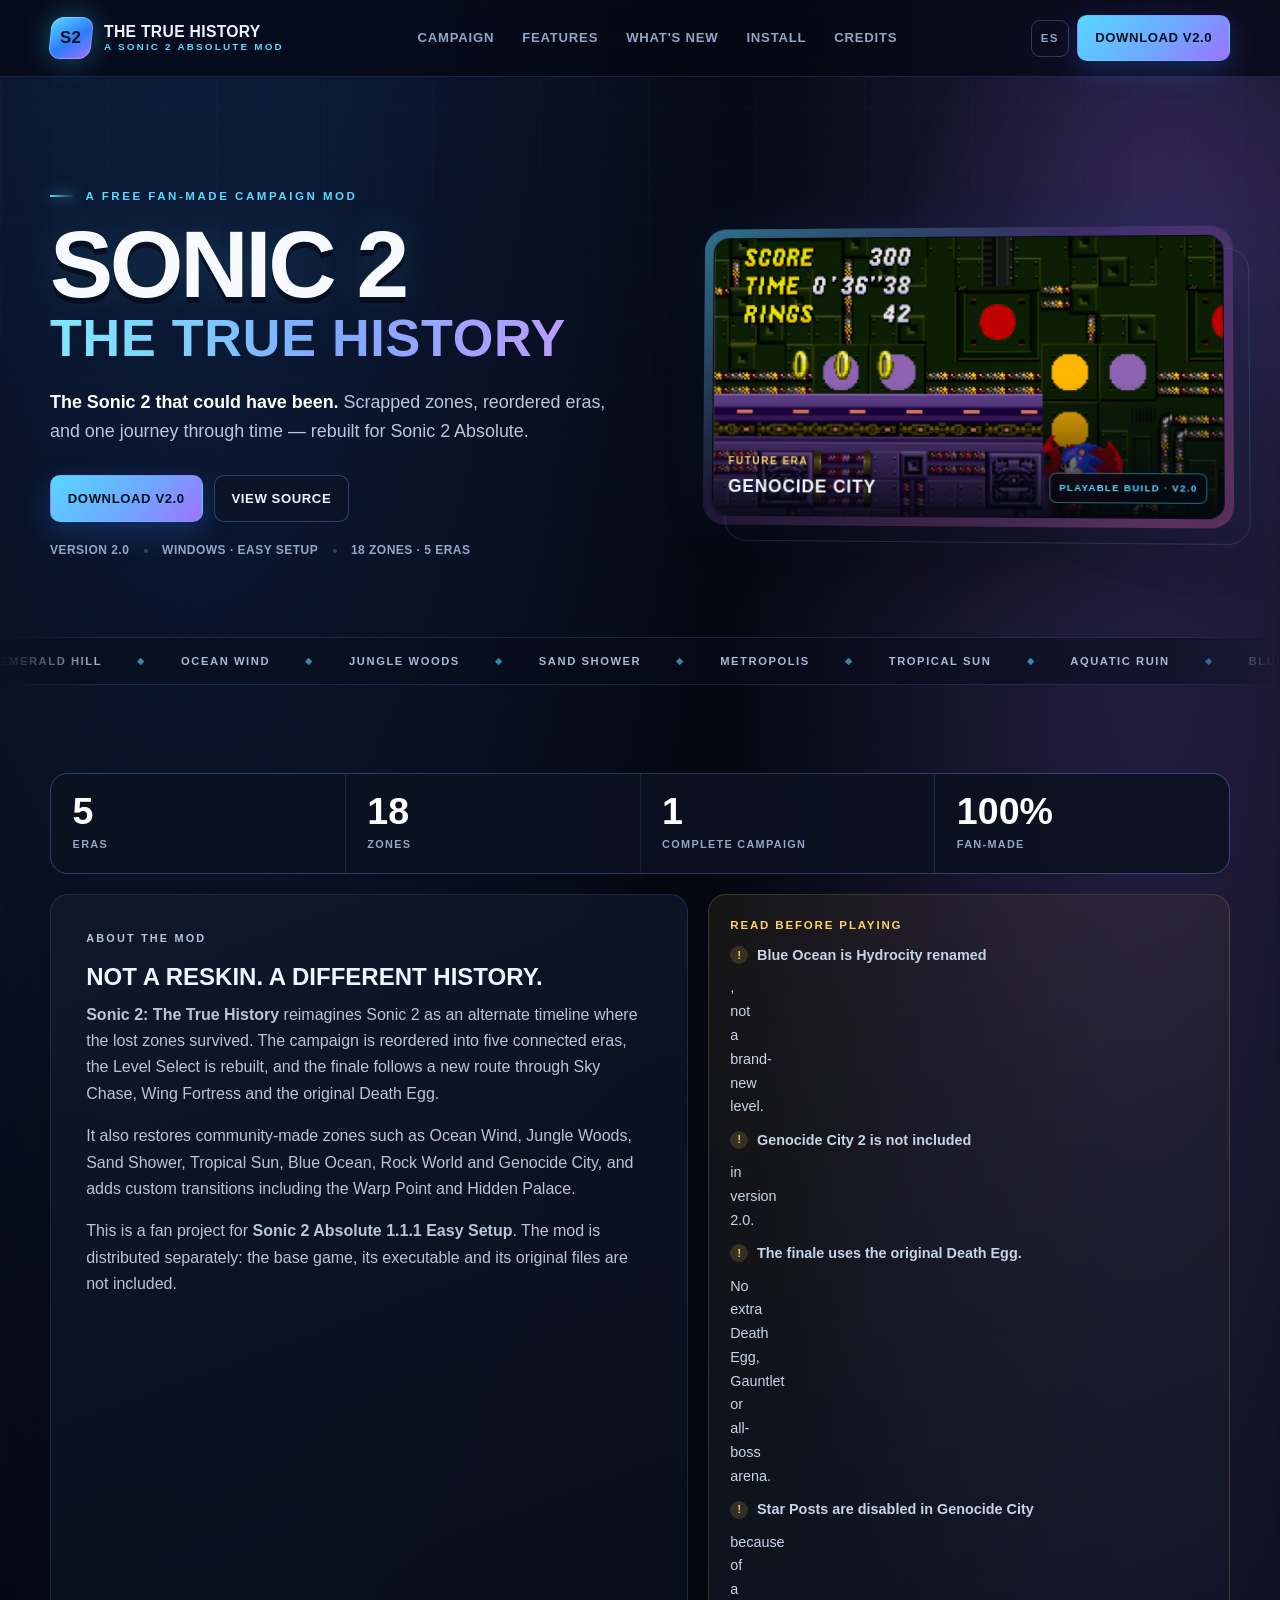
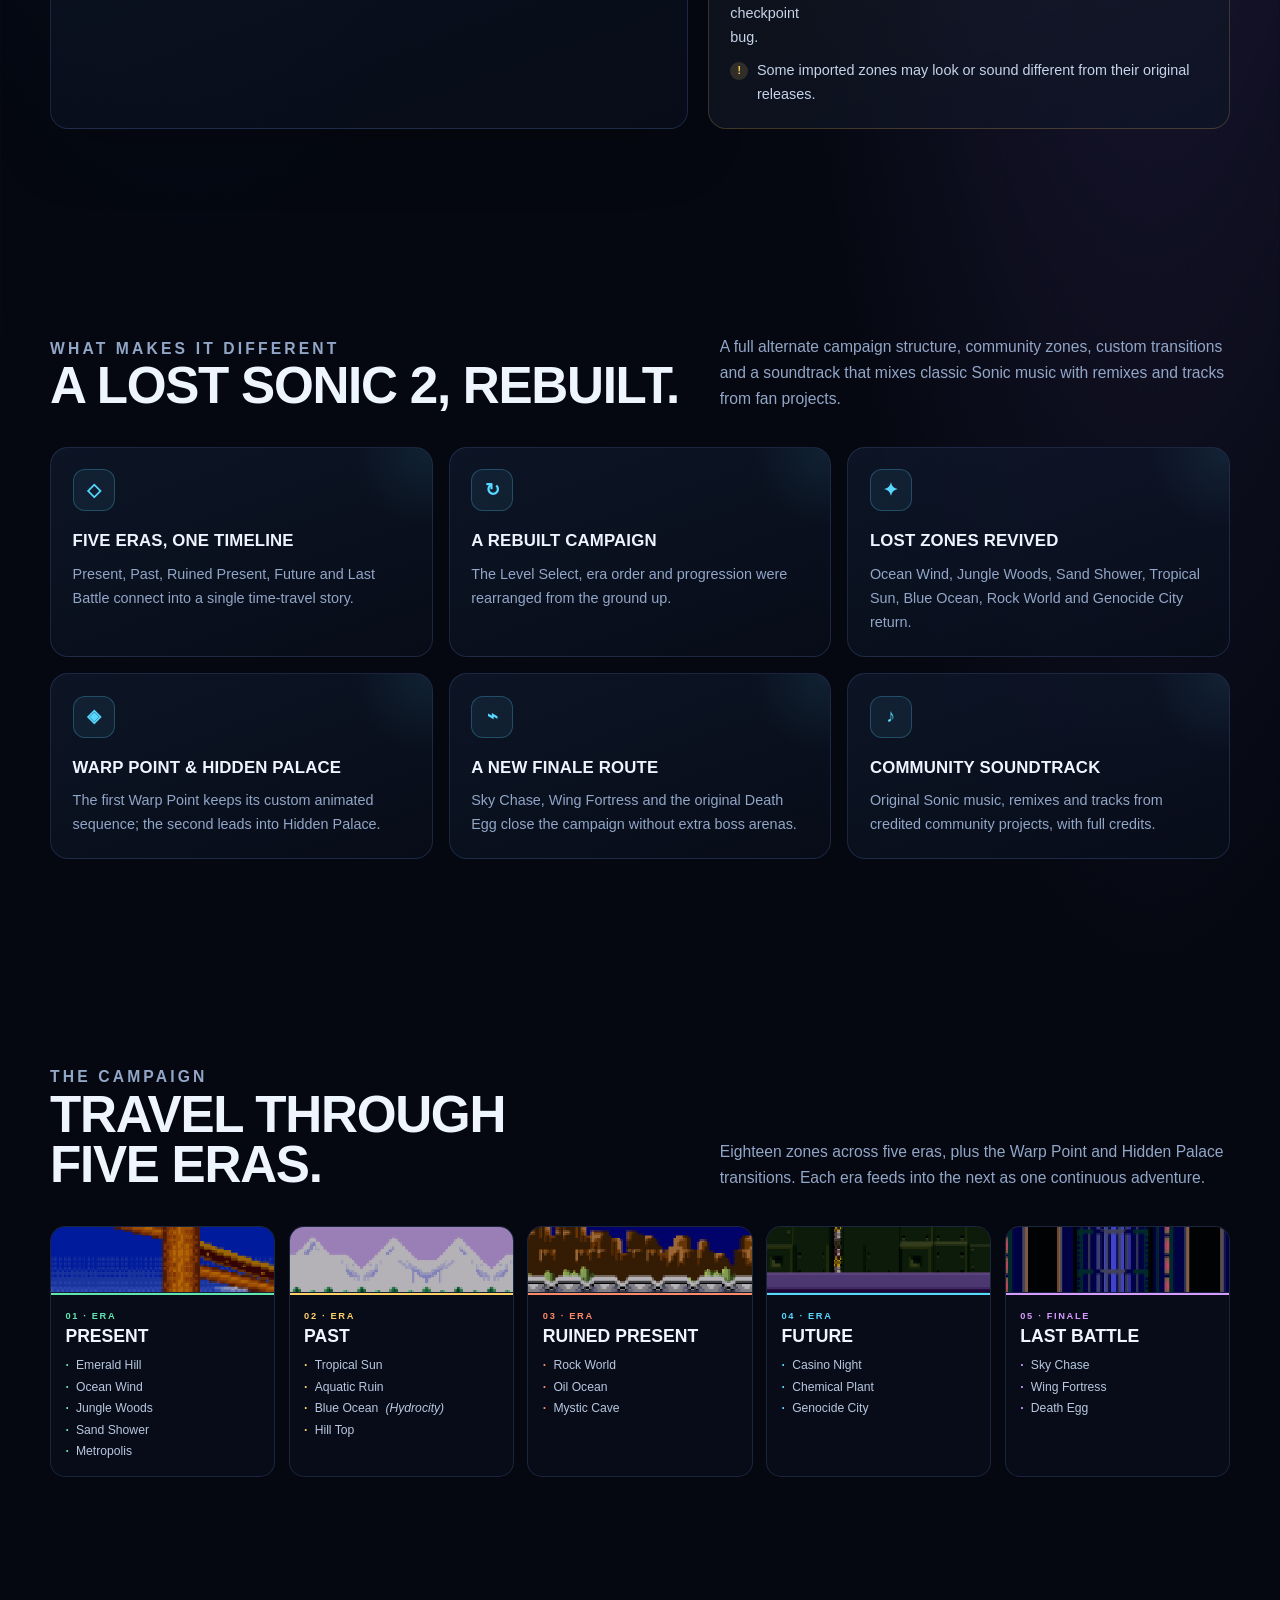
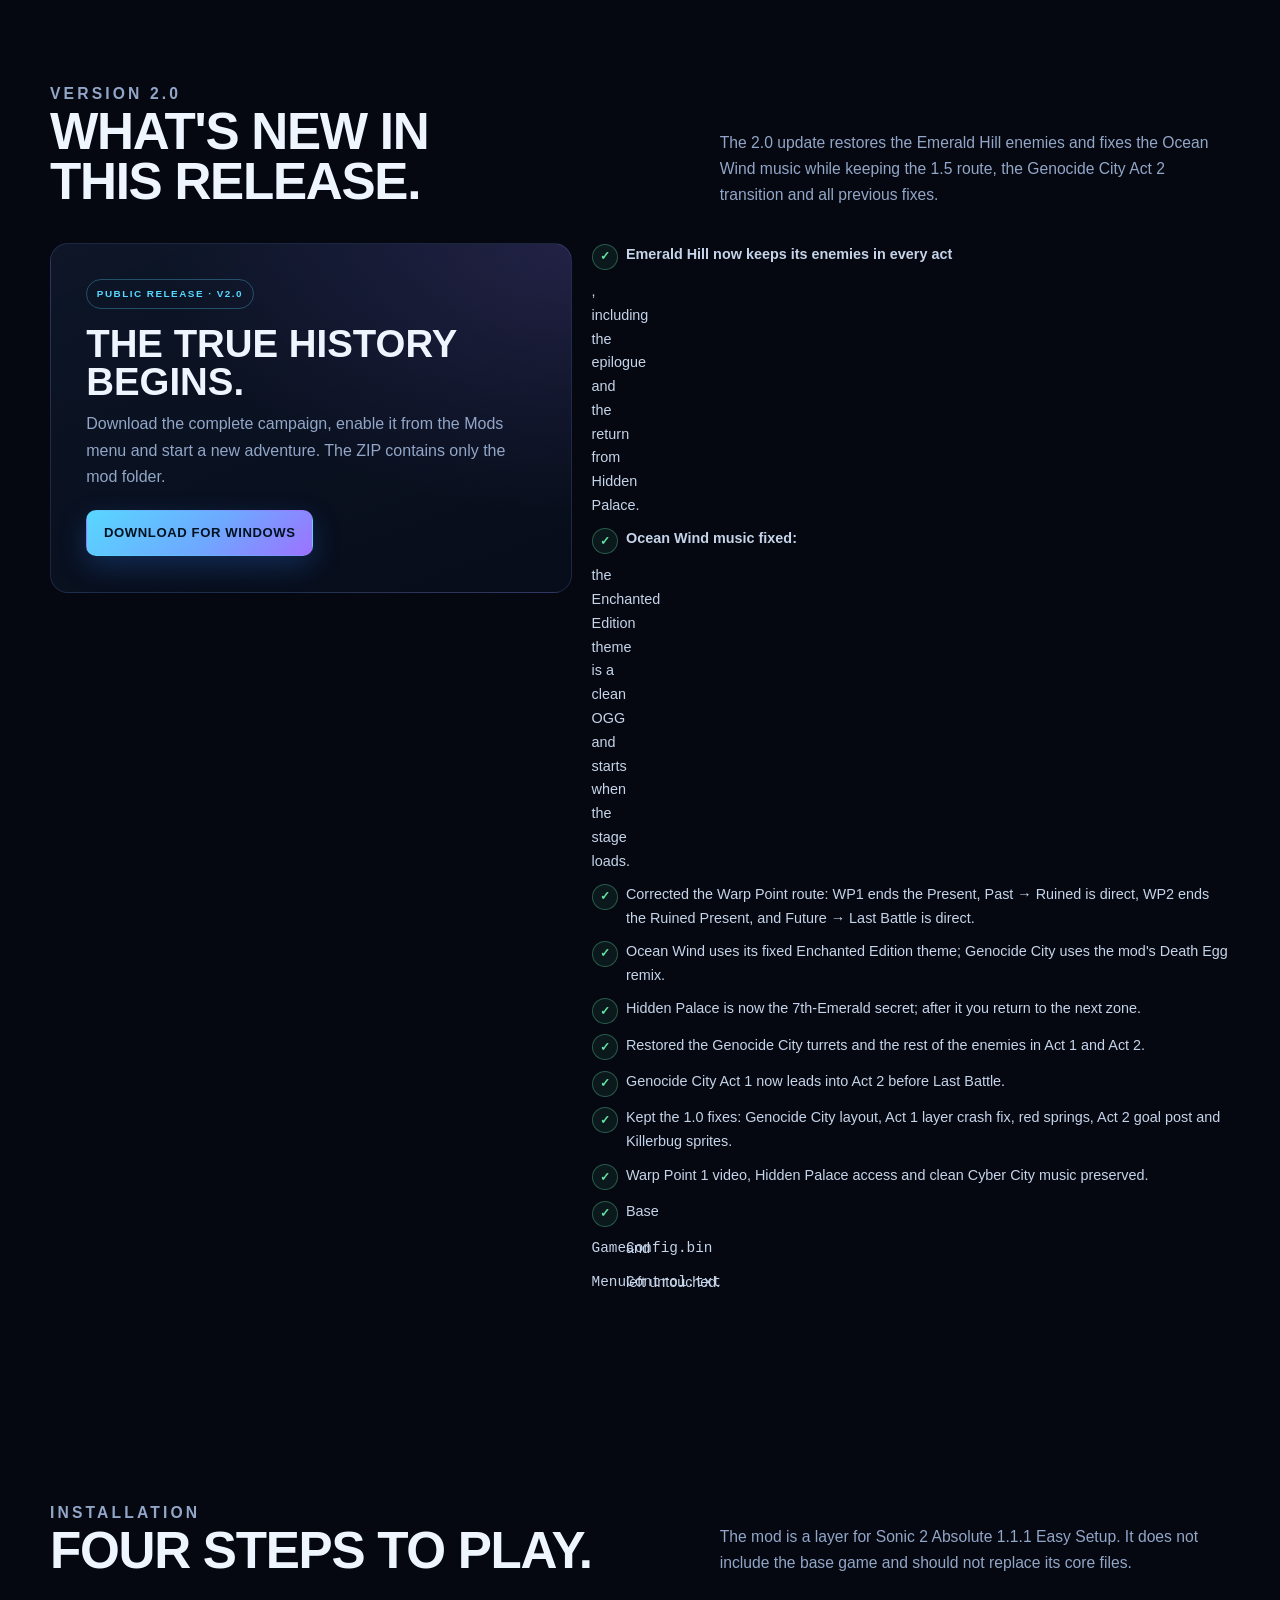
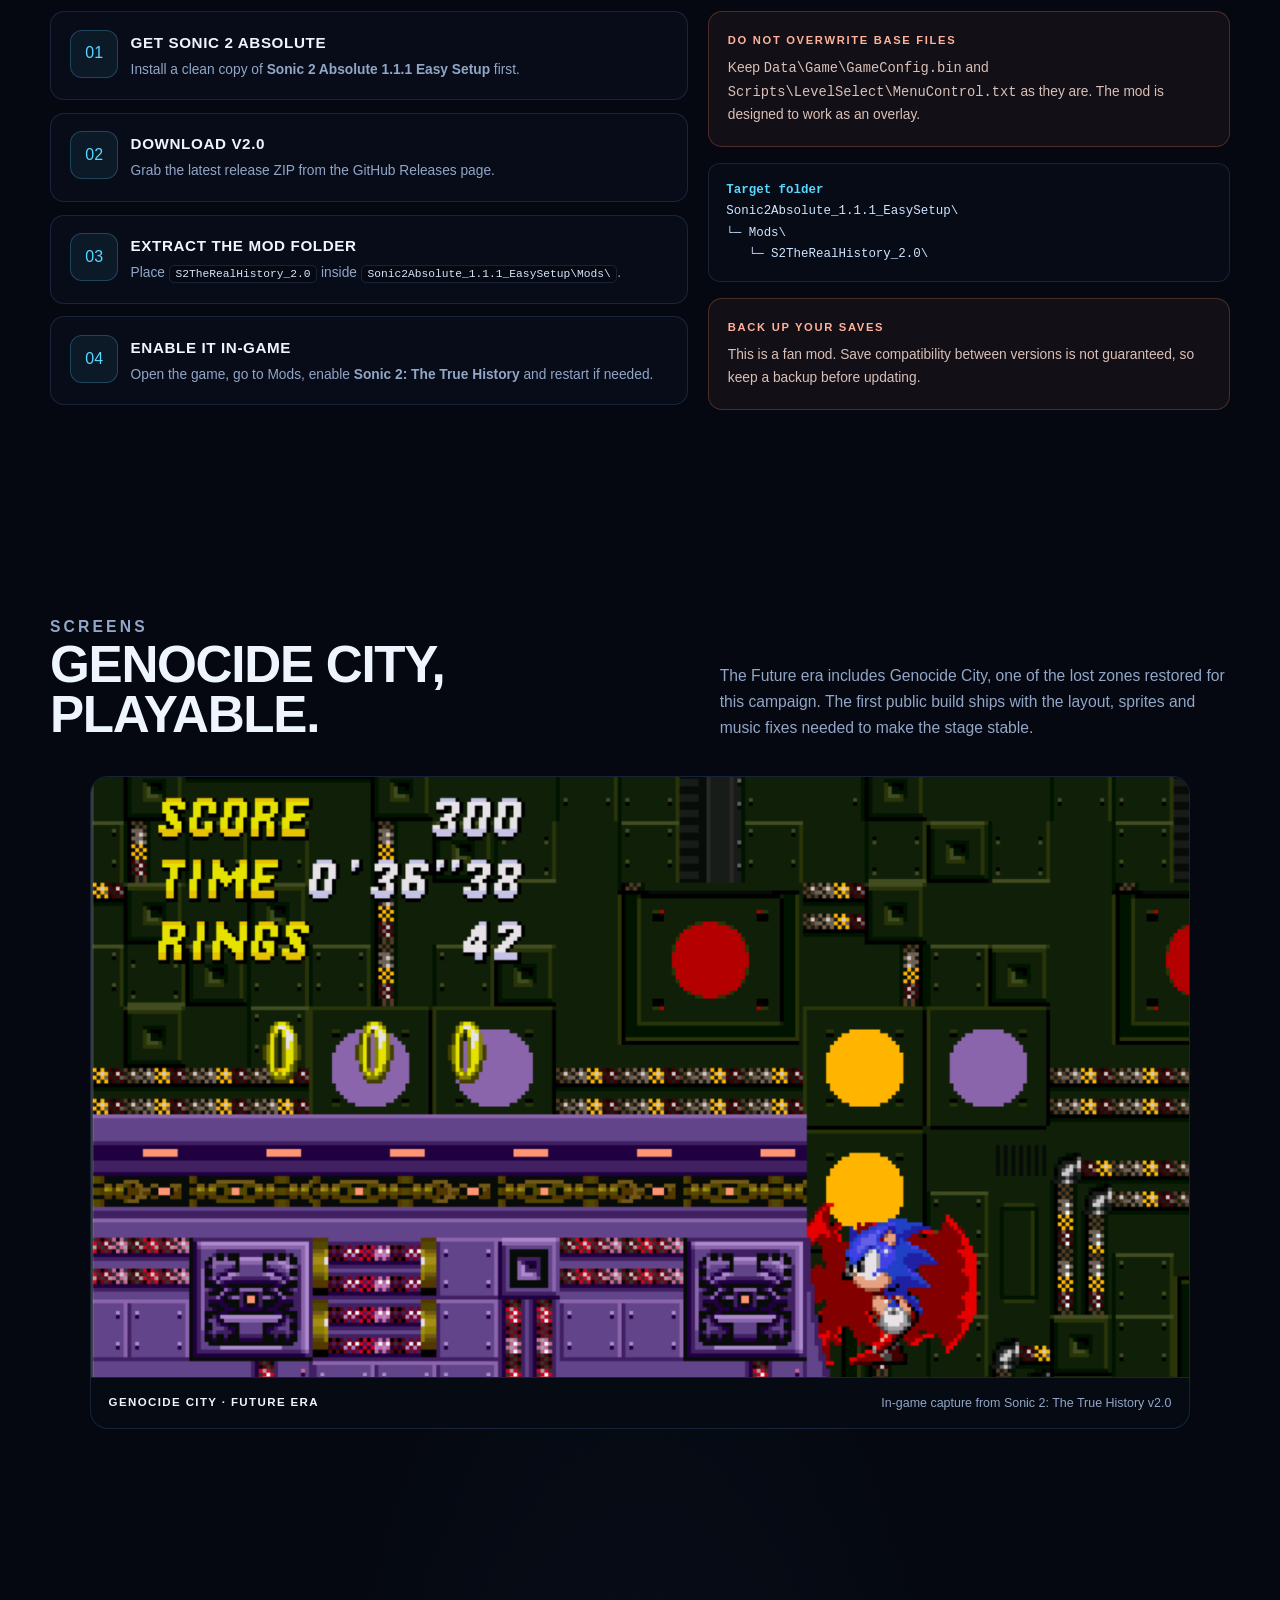
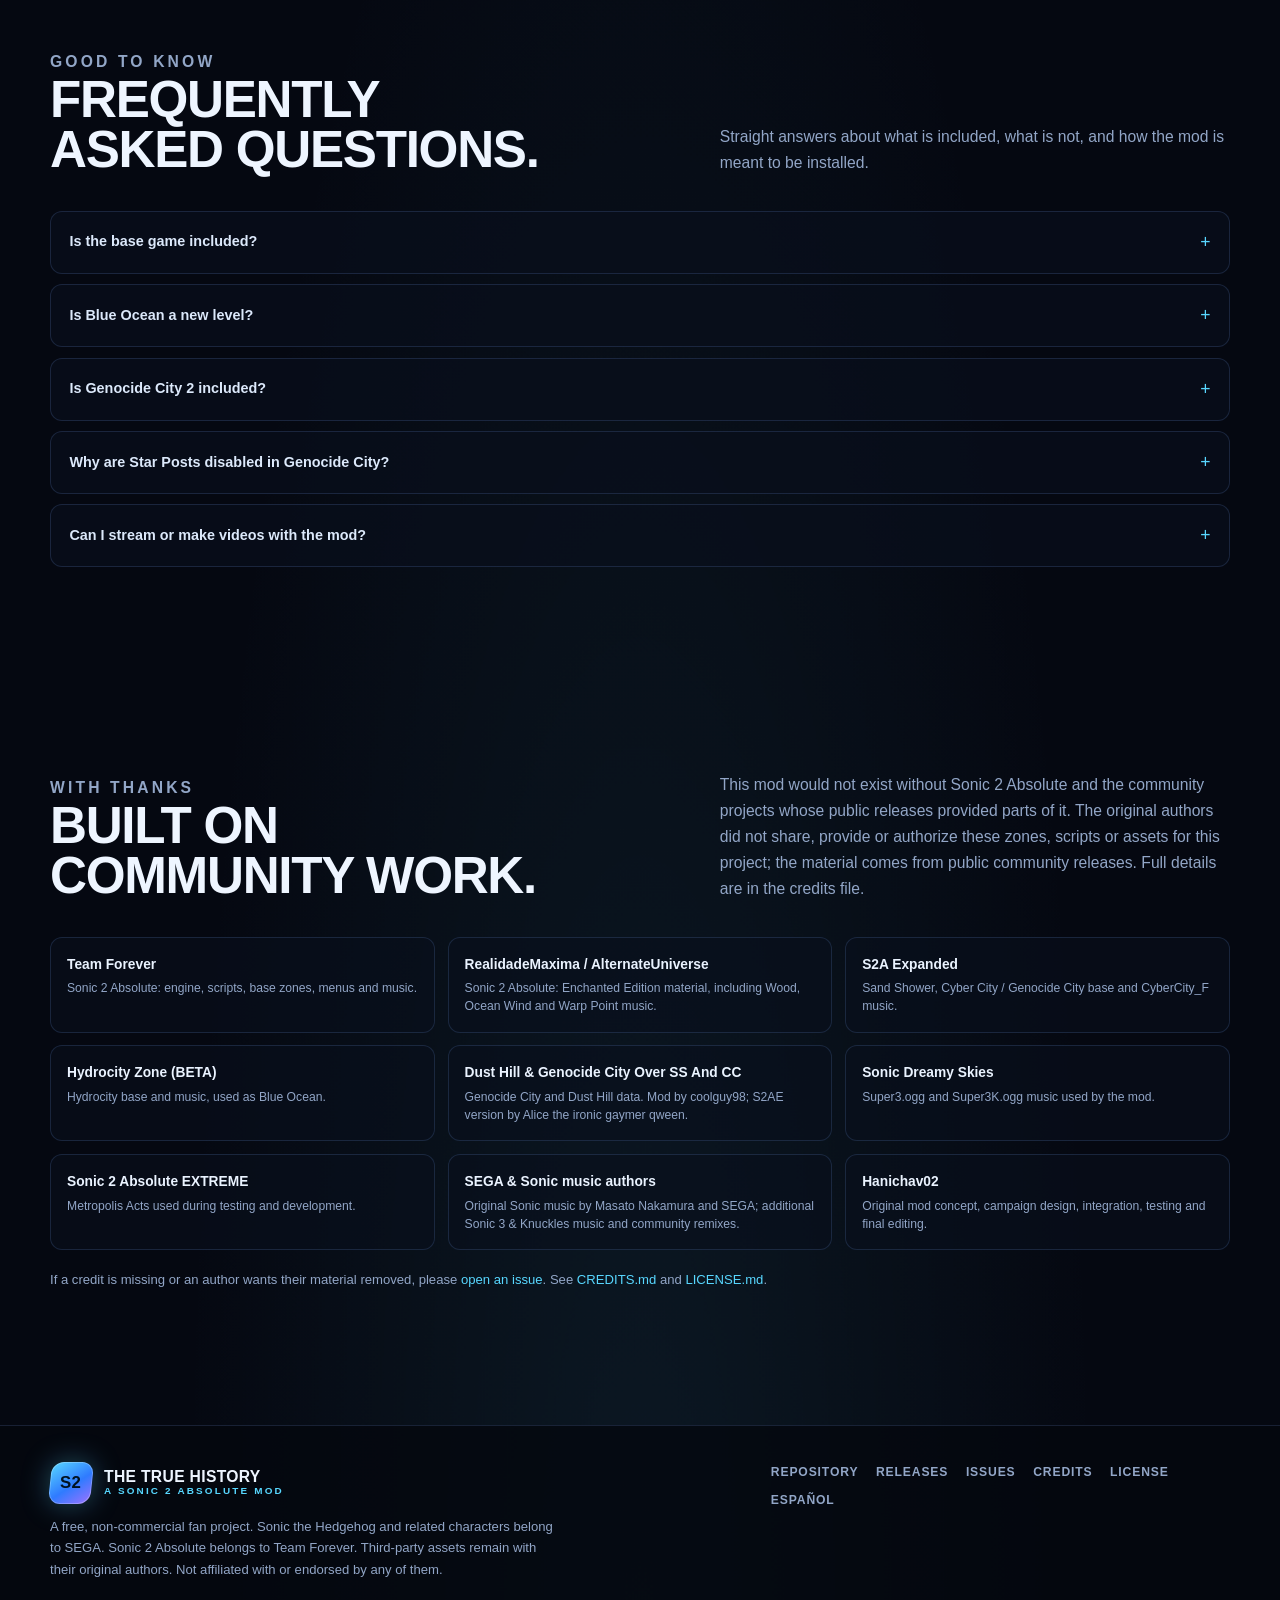
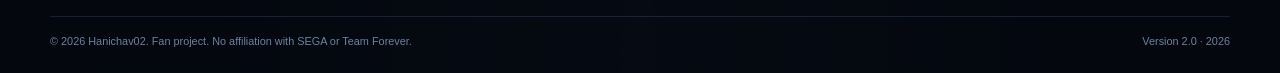
<file: docs/index.html>
<!doctype html>
<html lang="en">
<head>
  <meta charset="utf-8">
  <meta name="viewport" content="width=device-width, initial-scale=1">
  <title>Sonic 2: The True History — A Sonic 2 Absolute fan mod</title>
  <meta name="description" content="Sonic 2: The True History is a free fan-made time-travel campaign mod for Sonic 2 Absolute. Scrapped zones, reordered eras, Warp Point and Hidden Palace.">
  <meta name="theme-color" content="#050811">
  <meta property="og:type" content="website">
  <meta property="og:title" content="Sonic 2: The True History">
  <meta property="og:description" content="The Sonic 2 that could have been. Scrapped zones, reordered eras and one journey through time.">
  <meta property="og:url" content="https://ehanielchavez-netizen.github.io/Sonic2-The-True-History/">
  <meta property="og:image" content="https://ehanielchavez-netizen.github.io/Sonic2-The-True-History/assets/genocide-city.png">
  <meta name="twitter:card" content="summary_large_image">
  <link rel="icon" href="assets/favicon.svg" type="image/svg+xml">
  <link rel="stylesheet" href="styles.css">
</head>
<body>
  <a class="skip-link" href="#main">Skip to content</a>

  <header class="site-header">
    <div class="shell nav">
      <a class="brand" href="index.html" aria-label="Sonic 2: The True History — home">
        <span class="brand-mark"><span>S2</span></span>
        <span class="brand-copy">
          <strong>The True History</strong>
          <small>A Sonic 2 Absolute mod</small>
        </span>
      </a>

      <nav aria-label="Main navigation">
        <ul class="nav-links" id="navLinks">
          <li><a href="#campaign">Campaign</a></li>
          <li><a href="#features">Features</a></li>
          <li><a href="#release">What's new</a></li>
          <li><a href="#install">Install</a></li>
          <li><a href="#credits">Credits</a></li>
        </ul>
      </nav>

      <div class="nav-actions">
        <a class="lang-link" href="es.html" lang="es" hreflang="es">ES</a>
        <a class="btn btn-primary" href="https://github.com/ehanielchavez-netizen/Sonic2-The-True-History/releases/latest">Download v2.0</a>
        <button class="nav-toggle" id="navToggle" type="button" aria-label="Open menu" aria-expanded="false" aria-controls="navLinks">☰</button>
      </div>
    </div>
  </header>

  <main id="main">
    <section class="hero" aria-labelledby="hero-title">
      <div class="shell">
        <div class="hero-grid">
          <div>
            <p class="kicker">A free fan-made campaign mod</p>
            <h1 id="hero-title">
              Sonic 2
              <span class="line-2">The True History</span>
            </h1>
            <p class="hero-lede">
              <strong>The Sonic 2 that could have been.</strong> Scrapped zones, reordered eras,
              and one journey through time — rebuilt for Sonic 2 Absolute.
            </p>
            <div class="hero-cta">
              <a class="btn btn-primary" href="https://github.com/ehanielchavez-netizen/Sonic2-The-True-History/releases/latest">
                Download v2.0
              </a>
              <a class="btn btn-ghost" href="https://github.com/ehanielchavez-netizen/Sonic2-The-True-History">
                View source
              </a>
            </div>
            <p class="hero-meta">
              <span>Version 2.0</span>
              <span>Windows · Easy Setup</span>
              <span>18 zones · 5 eras</span>
            </p>
          </div>

          <div class="hero-art" aria-label="Genocide City gameplay screenshot">
            <div class="hero-art-inner">
              <img src="assets/genocide-city.png" width="1280" height="700" alt="Sonic running through Genocide City in Sonic 2: The True History">
              <div class="art-caption">
                <div>
                  <small>Future era</small>
                  <strong>Genocide City</strong>
                </div>
                <span class="art-badge">Playable build · v2.0</span>
              </div>
            </div>
          </div>
        </div>
      </div>

      <div class="ticker" aria-hidden="true">
        <div class="ticker-track">
          <span>Emerald Hill</span><span>Ocean Wind</span><span>Jungle Woods</span><span>Sand Shower</span><span>Metropolis</span><span>Tropical Sun</span><span>Aquatic Ruin</span><span>Blue Ocean</span><span>Hill Top</span><span>Rock World</span><span>Oil Ocean</span><span>Mystic Cave</span><span>Casino Night</span><span>Chemical Plant</span><span>Genocide City</span><span>Sky Chase</span><span>Wing Fortress</span><span>Death Egg</span>
          <span>Emerald Hill</span><span>Ocean Wind</span><span>Jungle Woods</span><span>Sand Shower</span><span>Metropolis</span><span>Tropical Sun</span><span>Aquatic Ruin</span><span>Blue Ocean</span><span>Hill Top</span><span>Rock World</span><span>Oil Ocean</span><span>Mystic Cave</span><span>Casino Night</span><span>Chemical Plant</span><span>Genocide City</span><span>Sky Chase</span><span>Wing Fortress</span><span>Death Egg</span>
        </div>
      </div>
    </section>

    <section class="section section-tight" id="about">
      <div class="shell">
        <div class="stats reveal">
          <div class="stat"><b>5</b><span>Eras</span></div>
          <div class="stat"><b>18</b><span>Zones</span></div>
          <div class="stat"><b>1</b><span>Complete campaign</span></div>
          <div class="stat"><b>100%</b><span>Fan-made</span></div>
        </div>

        <div class="about-grid">
          <article class="panel about-copy reveal">
            <p class="eyebrow">About the mod</p>
            <h3>Not a reskin. A different history.</h3>
            <p>
              <strong>Sonic 2: The True History</strong> reimagines Sonic 2 as an alternate
              timeline where the lost zones survived. The campaign is reordered into five
              connected eras, the Level Select is rebuilt, and the finale follows a new route
              through Sky Chase, Wing Fortress and the original Death Egg.
            </p>
            <p>
              It also restores community-made zones such as Ocean Wind, Jungle Woods, Sand
              Shower, Tropical Sun, Blue Ocean, Rock World and Genocide City, and adds custom
              transitions including the Warp Point and Hidden Palace.
            </p>
            <p>
              This is a fan project for <strong>Sonic 2 Absolute 1.1.1 Easy Setup</strong>. The
              mod is distributed separately: the base game, its executable and its original
              files are not included.
            </p>
          </article>

          <aside class="note-card reveal" aria-label="Important notes">
            <h3>Read before playing</h3>
            <ul>
              <li><strong>Blue Ocean is Hydrocity renamed</strong>, not a brand-new level.</li>
              <li><strong>Genocide City 2 is not included</strong> in version 2.0.</li>
              <li><strong>The finale uses the original Death Egg.</strong> No extra Death Egg, Gauntlet or all-boss arena.</li>
              <li><strong>Star Posts are disabled in Genocide City</strong> because of a checkpoint bug.</li>
              <li>Some imported zones may look or sound different from their original releases.</li>
            </ul>
          </aside>
        </div>
      </div>
    </section>

    <section class="section" id="features">
      <div class="shell">
        <div class="section-head reveal">
          <div>
            <p class="eyebrow">What makes it different</p>
            <h2>A lost Sonic 2, rebuilt.</h2>
          </div>
          <p>
            A full alternate campaign structure, community zones, custom transitions and a
            soundtrack that mixes classic Sonic music with remixes and tracks from fan projects.
          </p>
        </div>

        <div class="feature-grid">
          <article class="feature reveal">
            <div class="feature-icon" aria-hidden="true">◇</div>
            <h3>Five eras, one timeline</h3>
            <p>Present, Past, Ruined Present, Future and Last Battle connect into a single time-travel story.</p>
          </article>
          <article class="feature reveal">
            <div class="feature-icon" aria-hidden="true">↻</div>
            <h3>A rebuilt campaign</h3>
            <p>The Level Select, era order and progression were rearranged from the ground up.</p>
          </article>
          <article class="feature reveal">
            <div class="feature-icon" aria-hidden="true">✦</div>
            <h3>Lost zones revived</h3>
            <p>Ocean Wind, Jungle Woods, Sand Shower, Tropical Sun, Blue Ocean, Rock World and Genocide City return.</p>
          </article>
          <article class="feature reveal">
            <div class="feature-icon" aria-hidden="true">◈</div>
            <h3>Warp Point &amp; Hidden Palace</h3>
            <p>The first Warp Point keeps its custom animated sequence; the second leads into Hidden Palace.</p>
          </article>
          <article class="feature reveal">
            <div class="feature-icon" aria-hidden="true">⌁</div>
            <h3>A new finale route</h3>
            <p>Sky Chase, Wing Fortress and the original Death Egg close the campaign without extra boss arenas.</p>
          </article>
          <article class="feature reveal">
            <div class="feature-icon" aria-hidden="true">♪</div>
            <h3>Community soundtrack</h3>
            <p>Original Sonic music, remixes and tracks from credited community projects, with full credits.</p>
          </article>
        </div>
      </div>
    </section>

    <section class="section" id="campaign">
      <div class="shell">
        <div class="section-head reveal">
          <div>
            <p class="eyebrow">The campaign</p>
            <h2>Travel through five eras.</h2>
          </div>
          <p>
            Eighteen zones across five eras, plus the Warp Point and Hidden Palace transitions.
            Each era feeds into the next as one continuous adventure.
          </p>
        </div>

        <div class="era-grid">
          <article class="era reveal" data-era="present">
            <img class="era-banner" src="assets/zones/ocean-wind.png" width="280" height="42" alt="" loading="lazy">
            <div class="era-head"><span>01 · Era</span><h3>Present</h3></div>
            <ul>
              <li>Emerald Hill</li>
              <li>Ocean Wind</li>
              <li>Jungle Woods</li>
              <li>Sand Shower</li>
              <li>Metropolis</li>
            </ul>
          </article>

          <article class="era reveal" data-era="past">
            <img class="era-banner" src="assets/zones/tropical-sun.png" width="280" height="42" alt="" loading="lazy">
            <div class="era-head"><span>02 · Era</span><h3>Past</h3></div>
            <ul>
              <li>Tropical Sun</li>
              <li>Aquatic Ruin</li>
              <li>Blue Ocean <em>(Hydrocity)</em></li>
              <li>Hill Top</li>
            </ul>
          </article>

          <article class="era reveal" data-era="ruined">
            <img class="era-banner" src="assets/zones/rock-world.png" width="280" height="42" alt="" loading="lazy">
            <div class="era-head"><span>03 · Era</span><h3>Ruined Present</h3></div>
            <ul>
              <li>Rock World</li>
              <li>Oil Ocean</li>
              <li>Mystic Cave</li>
            </ul>
          </article>

          <article class="era reveal" data-era="future">
            <img class="era-banner" src="assets/zones/genocide-city.png" width="280" height="42" alt="" loading="lazy">
            <div class="era-head"><span>04 · Era</span><h3>Future</h3></div>
            <ul>
              <li>Casino Night</li>
              <li>Chemical Plant</li>
              <li>Genocide City</li>
            </ul>
          </article>

          <article class="era reveal" data-era="last">
            <img class="era-banner" src="assets/zones/blue-ocean.png" width="280" height="42" alt="" loading="lazy">
            <div class="era-head"><span>05 · Finale</span><h3>Last Battle</h3></div>
            <ul>
              <li>Sky Chase</li>
              <li>Wing Fortress</li>
              <li>Death Egg</li>
            </ul>
          </article>
        </div>
      </div>
    </section>

    <section class="section" id="release">
      <div class="shell">
        <div class="section-head reveal">
          <div>
            <p class="eyebrow">Version 2.0</p>
            <h2>What's new in this release.</h2>
          </div>
          <p>
            The 2.0 update restores the Emerald Hill enemies and fixes the Ocean Wind music while keeping the 1.5 route, the Genocide City Act 2 transition and all previous fixes.
          </p>
        </div>

        <div class="release-grid">
          <article class="release-card reveal">
            <span class="version">Public release · v2.0</span>
            <h3>The true history begins.</h3>
            <p>
              Download the complete campaign, enable it from the Mods menu and start a new
              adventure. The ZIP contains only the mod folder.
            </p>
            <a class="btn btn-primary" href="https://github.com/ehanielchavez-netizen/Sonic2-The-True-History/releases/latest">
              Download for Windows
            </a>
          </article>

          <ul class="release-list reveal">
            <li><strong>Emerald Hill now keeps its enemies in every act</strong>, including the epilogue and the return from Hidden Palace.</li>
            <li><strong>Ocean Wind music fixed:</strong> the Enchanted Edition theme is a clean OGG and starts when the stage loads.</li>
            <li>Corrected the Warp Point route: WP1 ends the Present, Past → Ruined is direct, WP2 ends the Ruined Present, and Future → Last Battle is direct.</li>
            <li>Ocean Wind uses its fixed Enchanted Edition theme; Genocide City uses the mod's Death Egg remix.</li>
            <li>Hidden Palace is now the 7th-Emerald secret; after it you return to the next zone.</li>
            <li>Restored the Genocide City turrets and the rest of the enemies in Act 1 and Act 2.</li>
            <li>Genocide City Act 1 now leads into Act 2 before Last Battle.</li>
            <li>Kept the 1.0 fixes: Genocide City layout, Act 1 layer crash fix, red springs, Act 2 goal post and Killerbug sprites.</li>
            <li>Warp Point 1 video, Hidden Palace access and clean Cyber City music preserved.</li>
            <li>Base <code>GameConfig.bin</code> and <code>MenuControl.txt</code> left untouched.</li>
          </ul>
        </div>
      </div>
    </section>

    <section class="section" id="install">
      <div class="shell">
        <div class="section-head reveal">
          <div>
            <p class="eyebrow">Installation</p>
            <h2>Four steps to play.</h2>
          </div>
          <p>
            The mod is a layer for Sonic 2 Absolute 1.1.1 Easy Setup. It does not include the base
            game and should not replace its core files.
          </p>
        </div>

        <div class="install-wrap">
          <ol class="steps">
            <li class="reveal">
              <div>
                <h3>Get Sonic 2 Absolute</h3>
                <p>Install a clean copy of <strong>Sonic 2 Absolute 1.1.1 Easy Setup</strong> first.</p>
              </div>
            </li>
            <li class="reveal">
              <div>
                <h3>Download v2.0</h3>
                <p>Grab the latest release ZIP from the GitHub Releases page.</p>
              </div>
            </li>
            <li class="reveal">
              <div>
                <h3>Extract the mod folder</h3>
                <p>Place <code>S2TheRealHistory_2.0</code> inside <code>Sonic2Absolute_1.1.1_EasySetup\Mods\</code>.</p>
              </div>
            </li>
            <li class="reveal">
              <div>
                <h3>Enable it in-game</h3>
                <p>Open the game, go to Mods, enable <strong>Sonic 2: The True History</strong> and restart if needed.</p>
              </div>
            </li>
          </ol>

          <div class="side-stack">
            <aside class="warning reveal">
              <h3>Do not overwrite base files</h3>
              <p>
                Keep <code>Data\Game\GameConfig.bin</code> and
                <code>Scripts\LevelSelect\MenuControl.txt</code> as they are. The mod is
                designed to work as an overlay.
              </p>
            </aside>

            <div class="code-block reveal"><strong>Target folder</strong>
Sonic2Absolute_1.1.1_EasySetup\
└─ Mods\
   └─ S2TheRealHistory_2.0\</div>

            <aside class="warning reveal">
              <h3>Back up your saves</h3>
              <p>This is a fan mod. Save compatibility between versions is not guaranteed, so keep a backup before updating.</p>
            </aside>
          </div>
        </div>
      </div>
    </section>

    <section class="section" id="screens">
      <div class="shell">
        <div class="section-head reveal">
          <div>
            <p class="eyebrow">Screens</p>
            <h2>Genocide City, playable.</h2>
          </div>
          <p>
            The Future era includes Genocide City, one of the lost zones restored for this
            campaign. The first public build ships with the layout, sprites and music fixes
            needed to make the stage stable.
          </p>
        </div>

        <figure class="gallery reveal">
          <img src="assets/genocide-city.png" width="1280" height="700" alt="Sonic running through the green and purple mechanical scenery of Genocide City" loading="lazy">
          <figcaption>
            <strong>Genocide City · Future era</strong>
            <span>In-game capture from Sonic 2: The True History v2.0</span>
          </figcaption>
        </figure>
      </div>
    </section>

    <section class="section" id="faq">
      <div class="shell">
        <div class="section-head reveal">
          <div>
            <p class="eyebrow">Good to know</p>
            <h2>Frequently asked questions.</h2>
          </div>
          <p>Straight answers about what is included, what is not, and how the mod is meant to be installed.</p>
        </div>

        <div class="faq">
          <details class="reveal">
            <summary>Is the base game included?</summary>
            <p>No. The repository and release ZIP contain only the mod. You need your own copy of Sonic 2 Absolute 1.1.1 Easy Setup.</p>
          </details>
          <details class="reveal">
            <summary>Is Blue Ocean a new level?</summary>
            <p>No. Blue Ocean is Hydrocity with a new name and presentation. The level geometry is still Hydrocity.</p>
          </details>
          <details class="reveal">
            <summary>Is Genocide City 2 included?</summary>
            <p>No. Version 2.0 includes Genocide City Act 1 and Act 2, but not a separate Genocide City 2 stage.</p>
          </details>
          <details class="reveal">
            <summary>Why are Star Posts disabled in Genocide City?</summary>
            <p>The checkpoint system had a bug in this stage, so Star Posts are removed in 1.0. Act 2 received a goal post so the act can still be completed.</p>
          </details>
          <details class="reveal">
            <summary>Can I stream or make videos with the mod?</summary>
            <p>Yes. Free streams, videos and reviews are welcome. Credit the mod and link back to the repository when possible.</p>
          </details>
        </div>
      </div>
    </section>

    <section class="section" id="credits">
      <div class="shell">
        <div class="section-head reveal">
          <div>
            <p class="eyebrow">With thanks</p>
            <h2>Built on community work.</h2>
          </div>
          <p>
            This mod would not exist without Sonic 2 Absolute and the community projects
            whose public releases provided parts of it. The original authors did not share,
            provide or authorize these zones, scripts or assets for this project; the
            material comes from public community releases. Full details are in the
            credits file.
          </p>
        </div>

        <div class="credit-grid">
          <div class="credit reveal"><strong>Team Forever</strong><span>Sonic 2 Absolute: engine, scripts, base zones, menus and music.</span></div>
          <div class="credit reveal"><strong>RealidadeMaxima / AlternateUniverse</strong><span>Sonic 2 Absolute: Enchanted Edition material, including Wood, Ocean Wind and Warp Point music.</span></div>
          <div class="credit reveal"><strong>S2A Expanded</strong><span>Sand Shower, Cyber City / Genocide City base and CyberCity_F music.</span></div>
          <div class="credit reveal"><strong>Hydrocity Zone (BETA)</strong><span>Hydrocity base and music, used as Blue Ocean.</span></div>
          <div class="credit reveal"><strong>Dust Hill &amp; Genocide City Over SS And CC</strong><span>Genocide City and Dust Hill data. Mod by coolguy98; S2AE version by Alice the ironic gaymer qween.</span></div>
          <div class="credit reveal"><strong>Sonic Dreamy Skies</strong><span>Super3.ogg and Super3K.ogg music used by the mod.</span></div>
          <div class="credit reveal"><strong>Sonic 2 Absolute EXTREME</strong><span>Metropolis Acts used during testing and development.</span></div>
          <div class="credit reveal"><strong>SEGA &amp; Sonic music authors</strong><span>Original Sonic music by Masato Nakamura and SEGA; additional Sonic 3 &amp; Knuckles music and community remixes.</span></div>
          <div class="credit reveal"><strong>Hanichav02</strong><span>Original mod concept, campaign design, integration, testing and final editing.</span></div>
        </div>

        <p class="reveal" style="margin:1.2rem 0 0;color:var(--muted);font-size:.82rem;">
          If a credit is missing or an author wants their material removed, please
          <a href="https://github.com/ehanielchavez-netizen/Sonic2-The-True-History/issues">open an issue</a>.
          See <a href="https://github.com/ehanielchavez-netizen/Sonic2-The-True-History/blob/main/CREDITS.md">CREDITS.md</a>
          and <a href="https://github.com/ehanielchavez-netizen/Sonic2-The-True-History/blob/main/LICENSE.md">LICENSE.md</a>.
        </p>
      </div>
    </section>
  </main>

  <footer class="site-footer">
    <div class="shell">
      <div class="footer-main">
        <div class="footer-brand">
          <a class="brand" href="index.html">
            <span class="brand-mark"><span>S2</span></span>
            <span class="brand-copy"><strong>The True History</strong><small>A Sonic 2 Absolute mod</small></span>
          </a>
          <p>
            A free, non-commercial fan project. Sonic the Hedgehog and related characters
            belong to SEGA. Sonic 2 Absolute belongs to Team Forever. Third-party assets
            remain with their original authors. Not affiliated with or endorsed by any of them.
          </p>
        </div>
        <nav class="footer-links" aria-label="Footer">
          <a href="https://github.com/ehanielchavez-netizen/Sonic2-The-True-History">Repository</a>
          <a href="https://github.com/ehanielchavez-netizen/Sonic2-The-True-History/releases">Releases</a>
          <a href="https://github.com/ehanielchavez-netizen/Sonic2-The-True-History/issues">Issues</a>
          <a href="https://github.com/ehanielchavez-netizen/Sonic2-The-True-History/blob/main/CREDITS.md">Credits</a>
          <a href="https://github.com/ehanielchavez-netizen/Sonic2-The-True-History/blob/main/LICENSE.md">License</a>
          <a href="es.html" lang="es">Español</a>
        </nav>
      </div>
      <div class="footer-bottom">
        <span>© 2026 Hanichav02. Fan project. No affiliation with SEGA or Team Forever.</span>
        <span>Version 2.0 · 2026</span>
      </div>
    </div>
  </footer>

  <script src="script.js" defer></script>
</body>
</html>
</file>
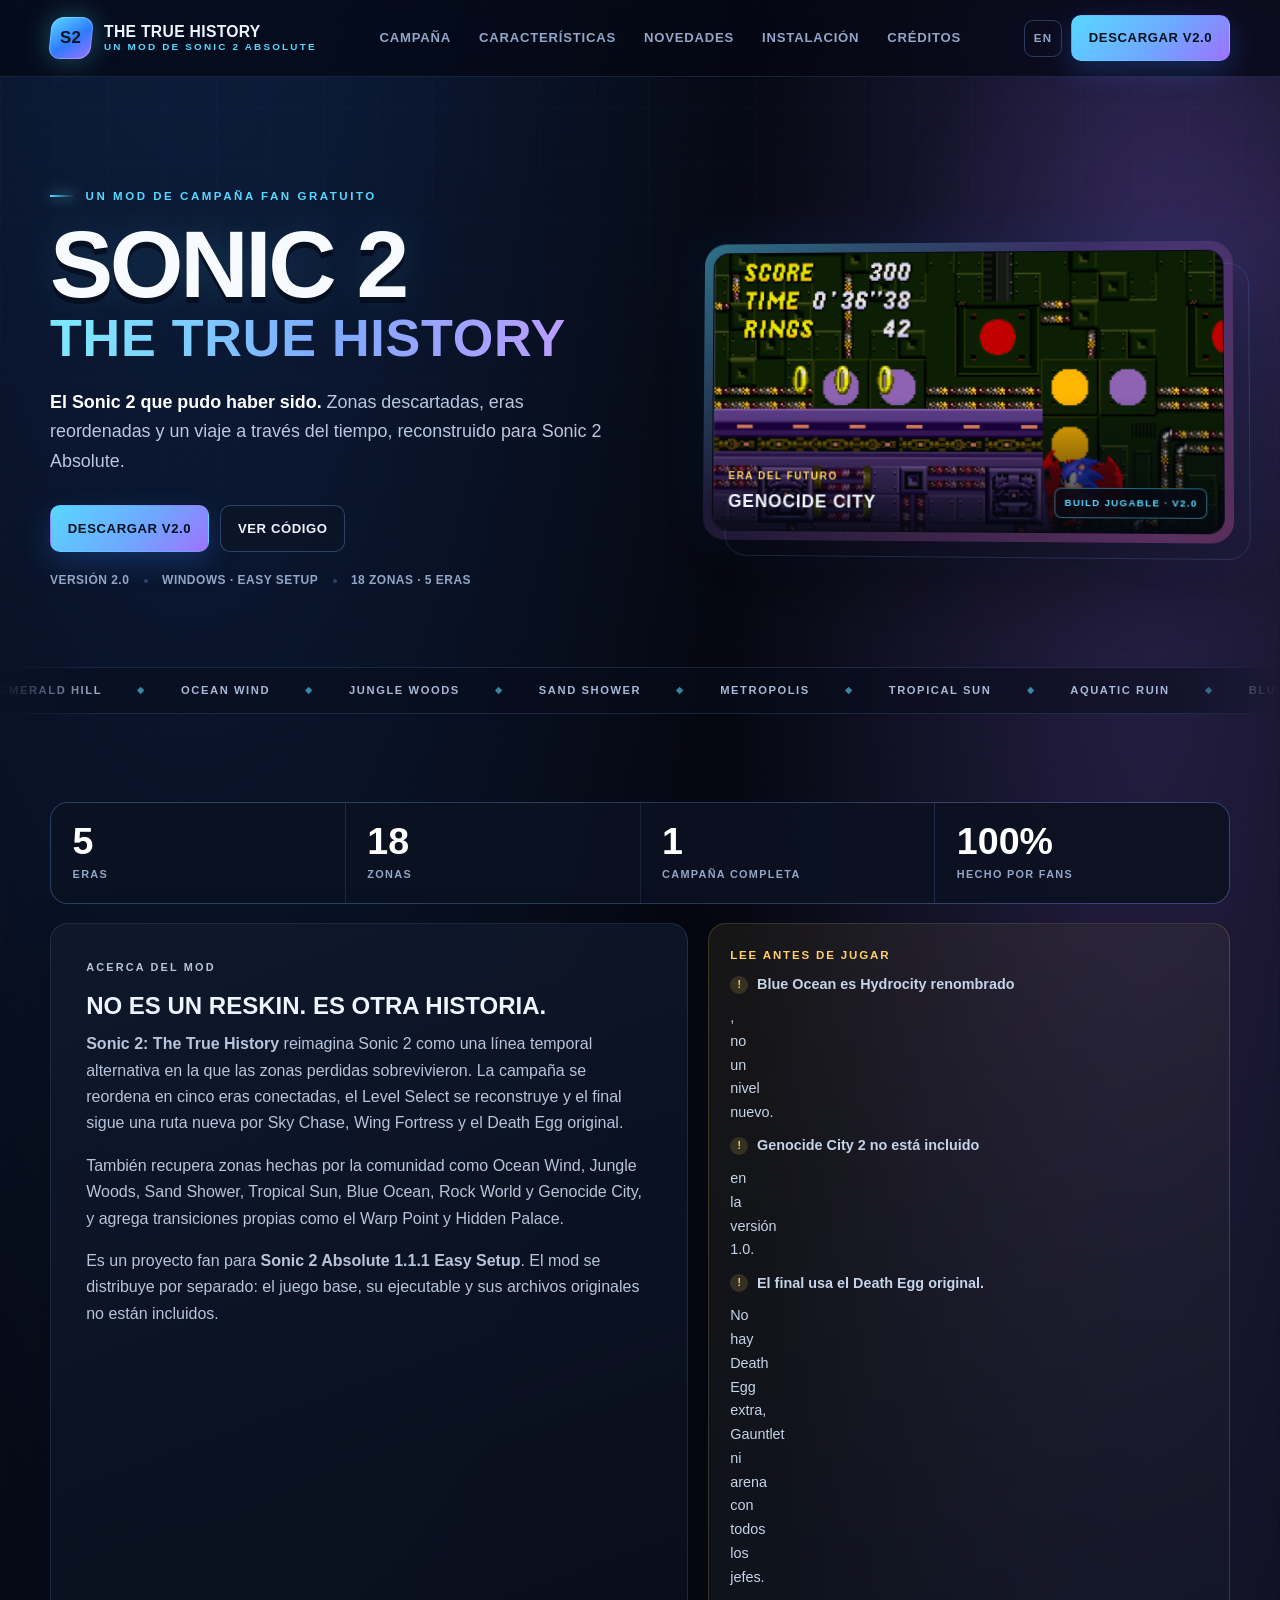
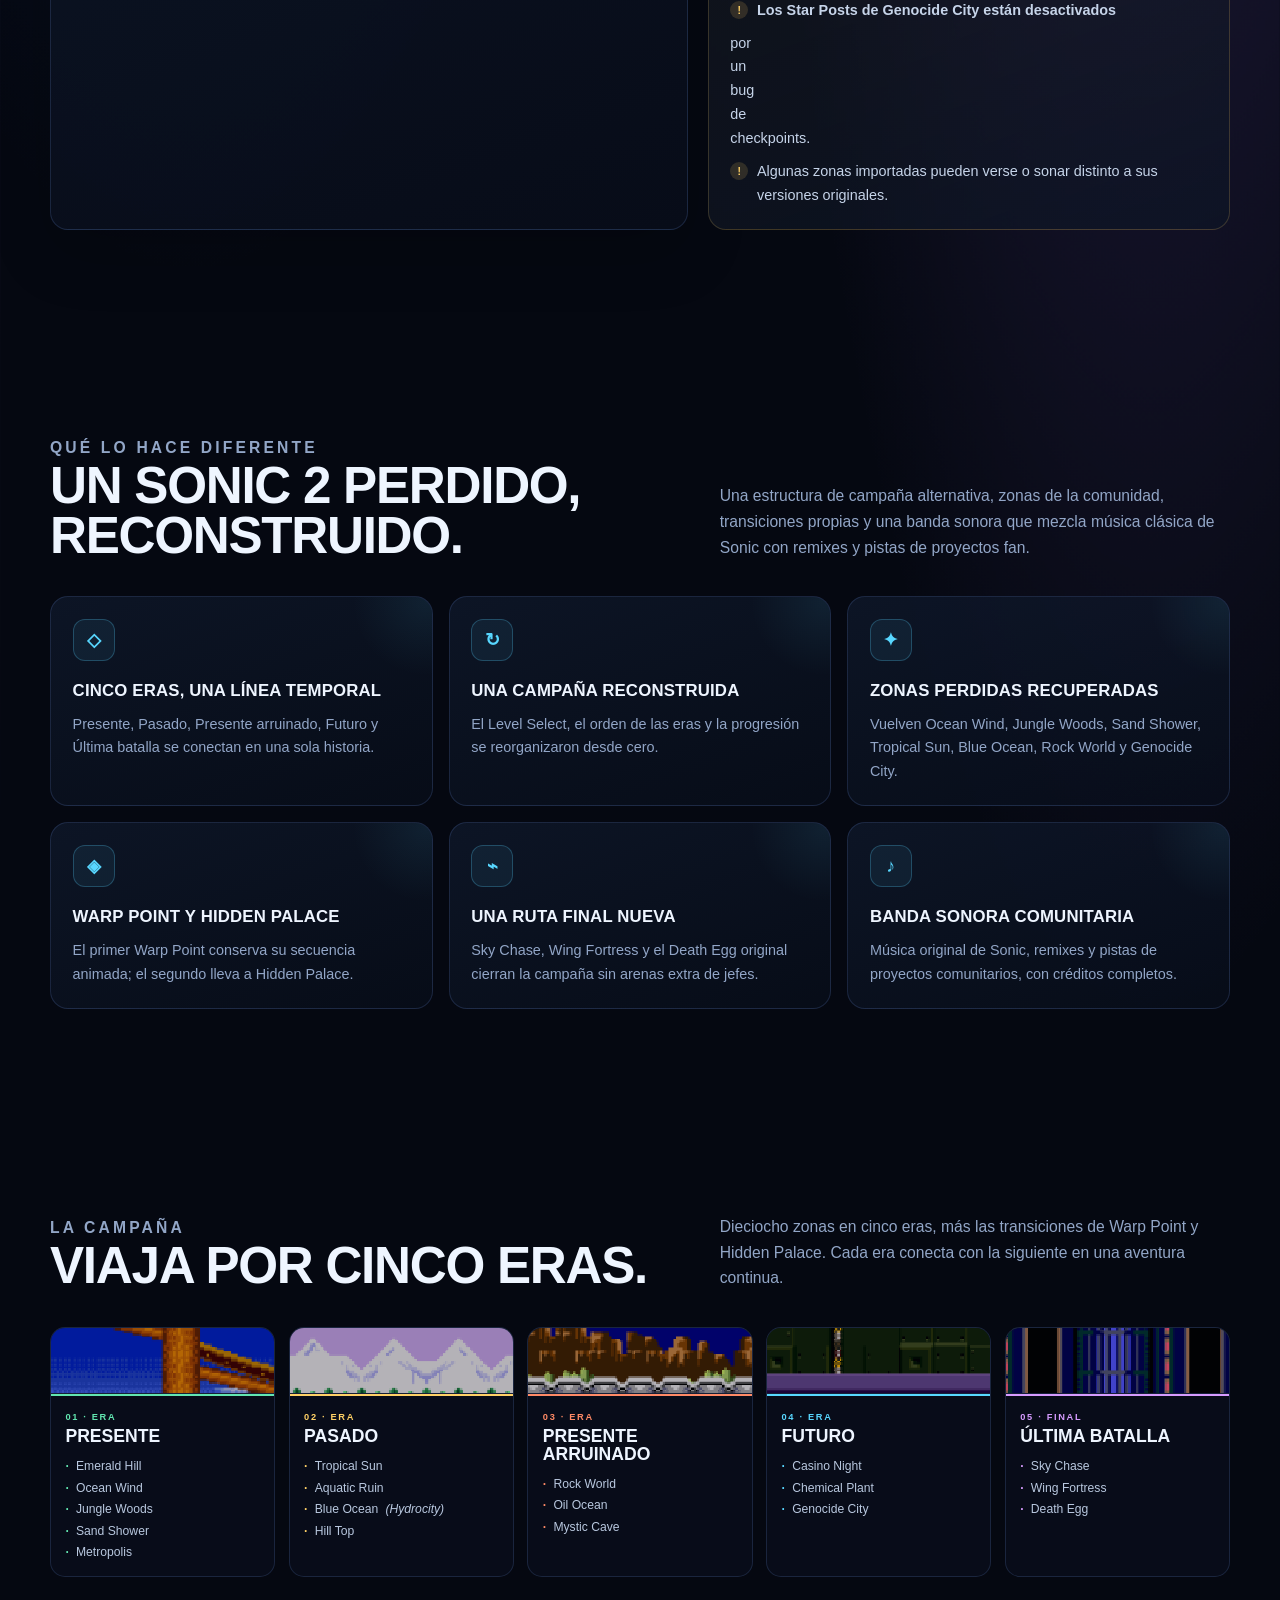
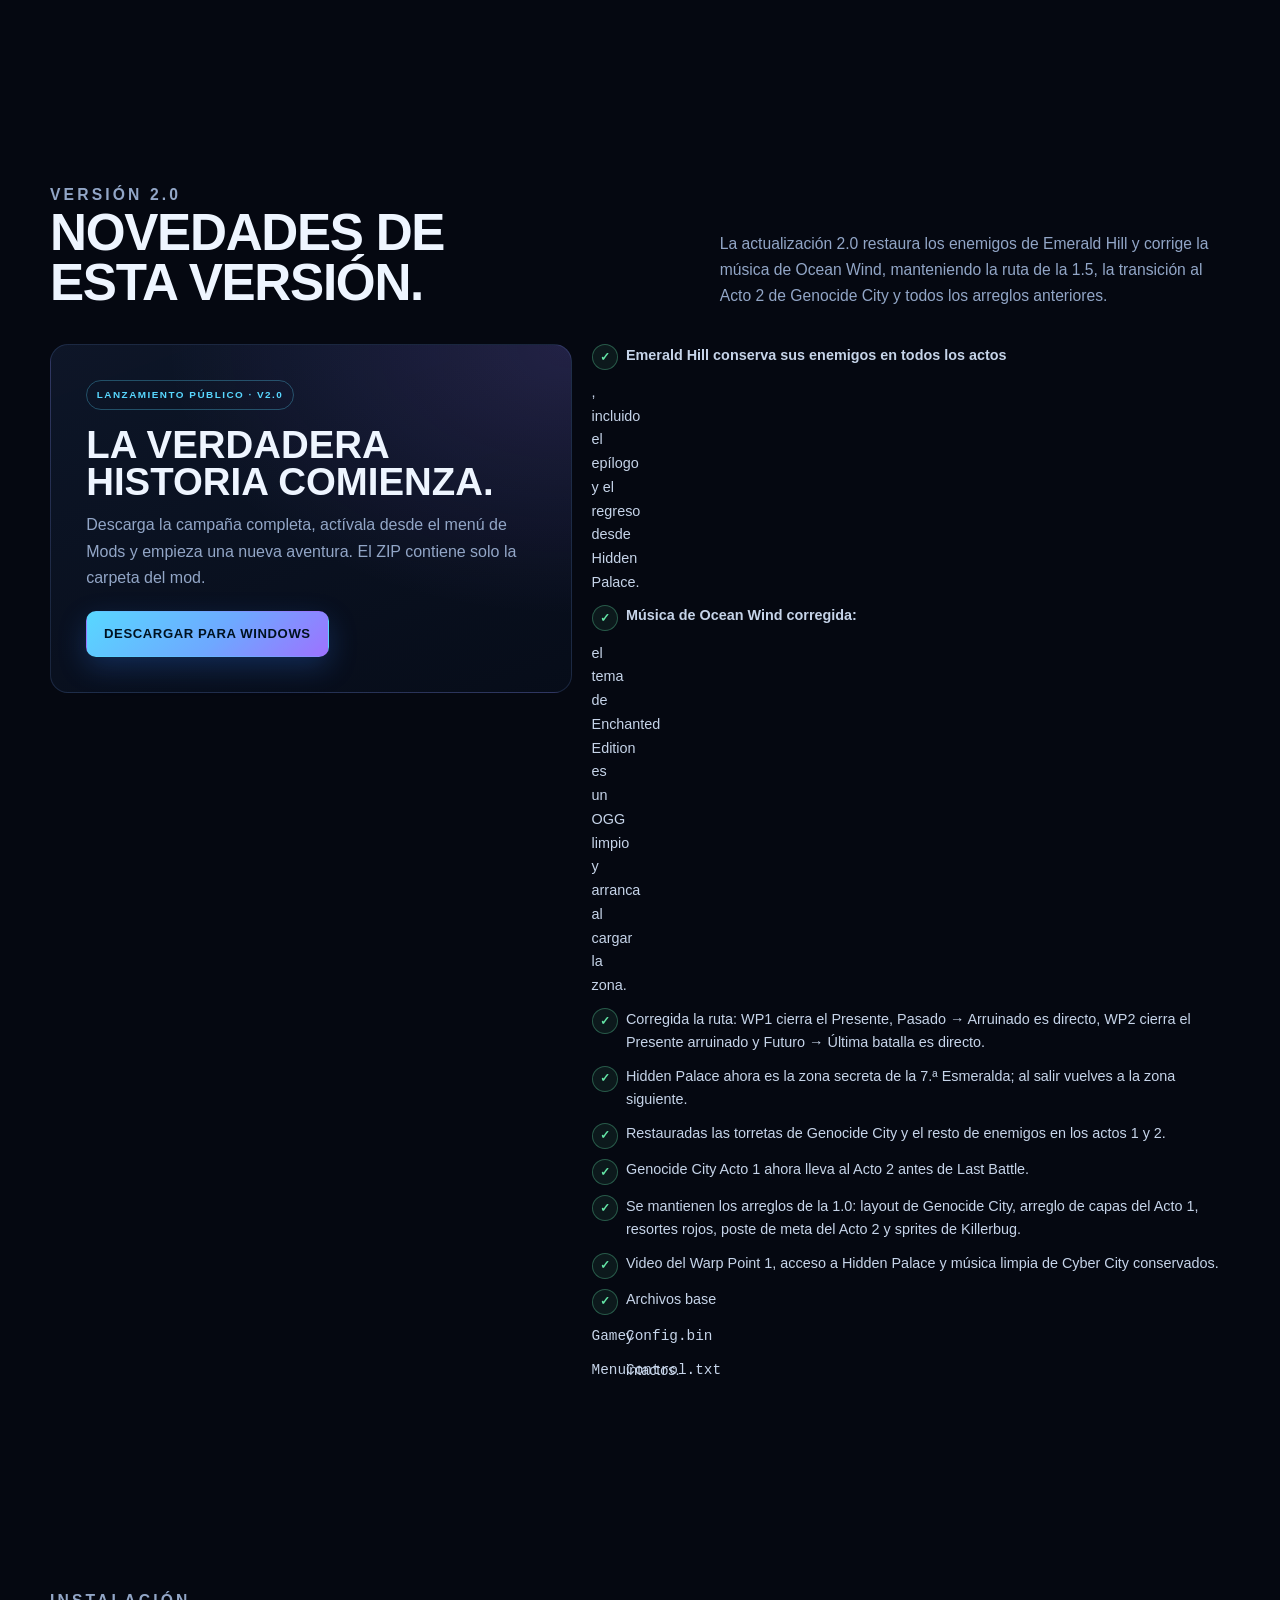
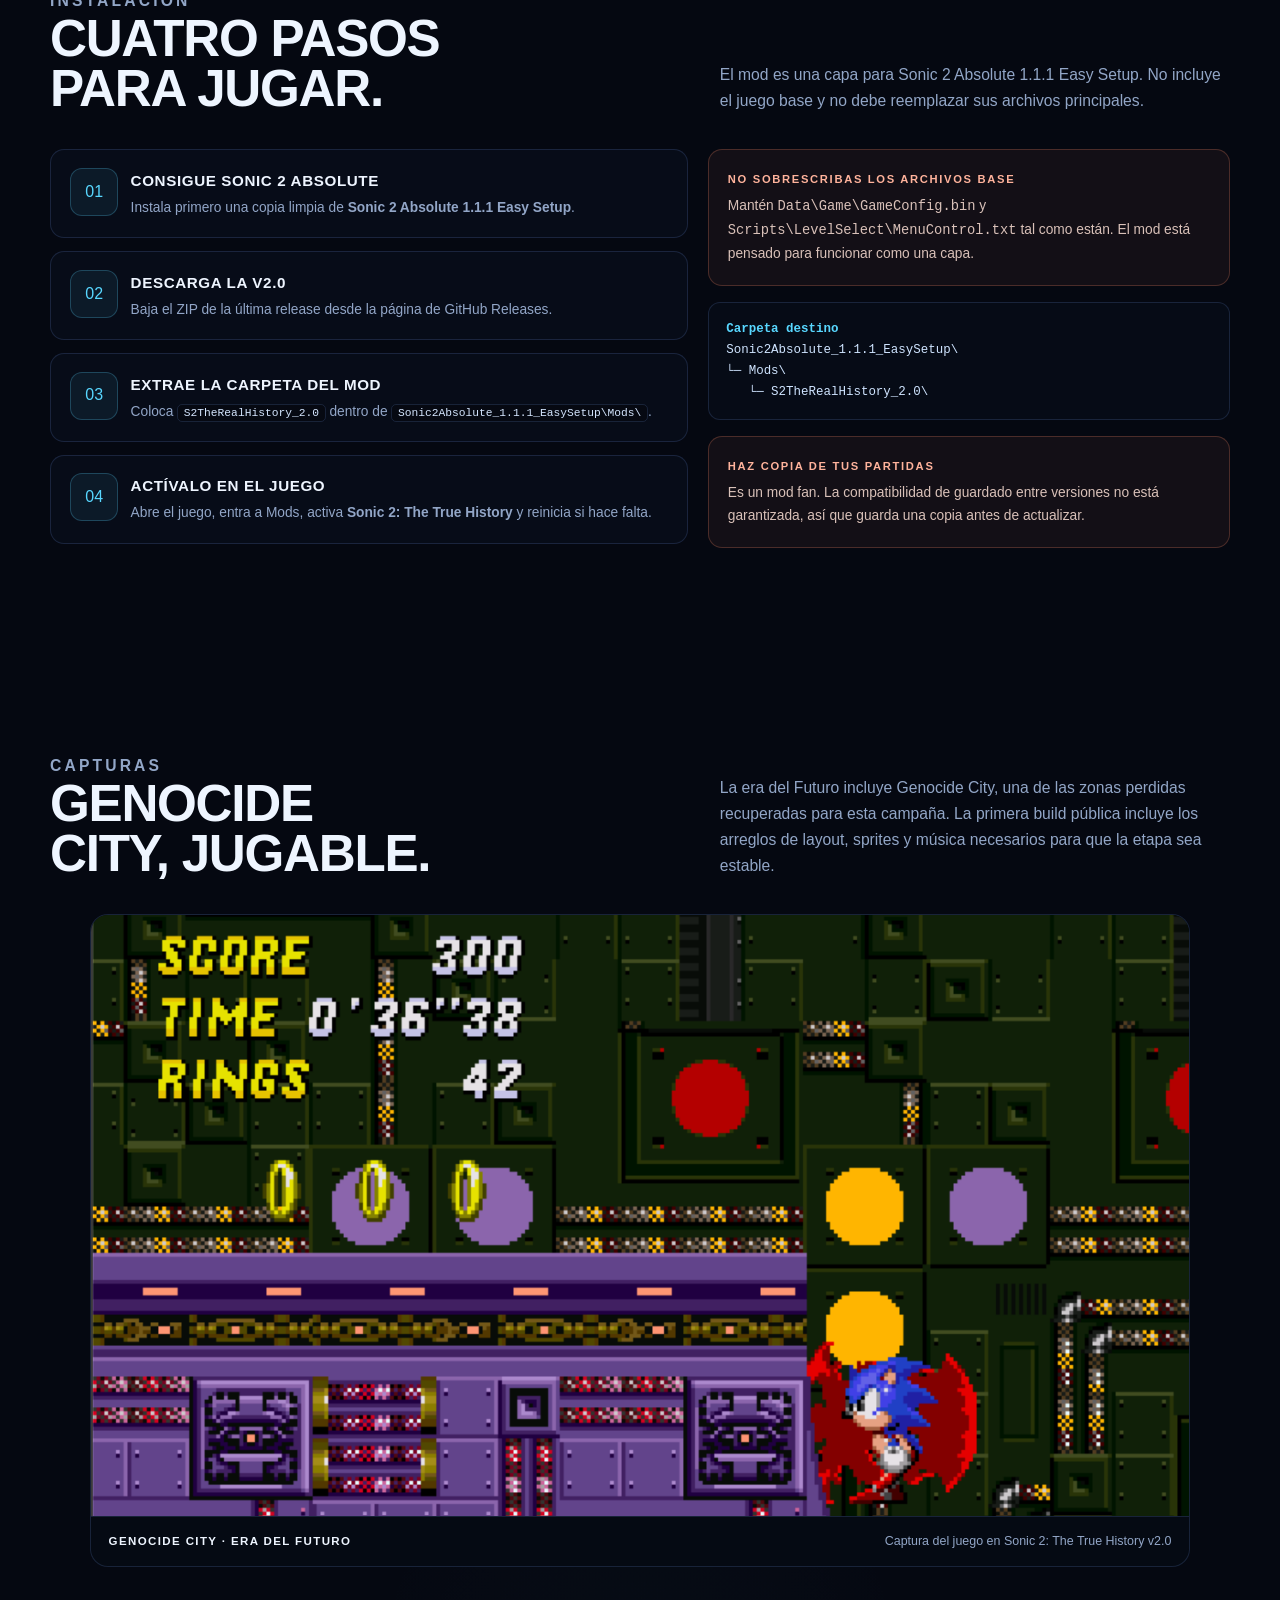
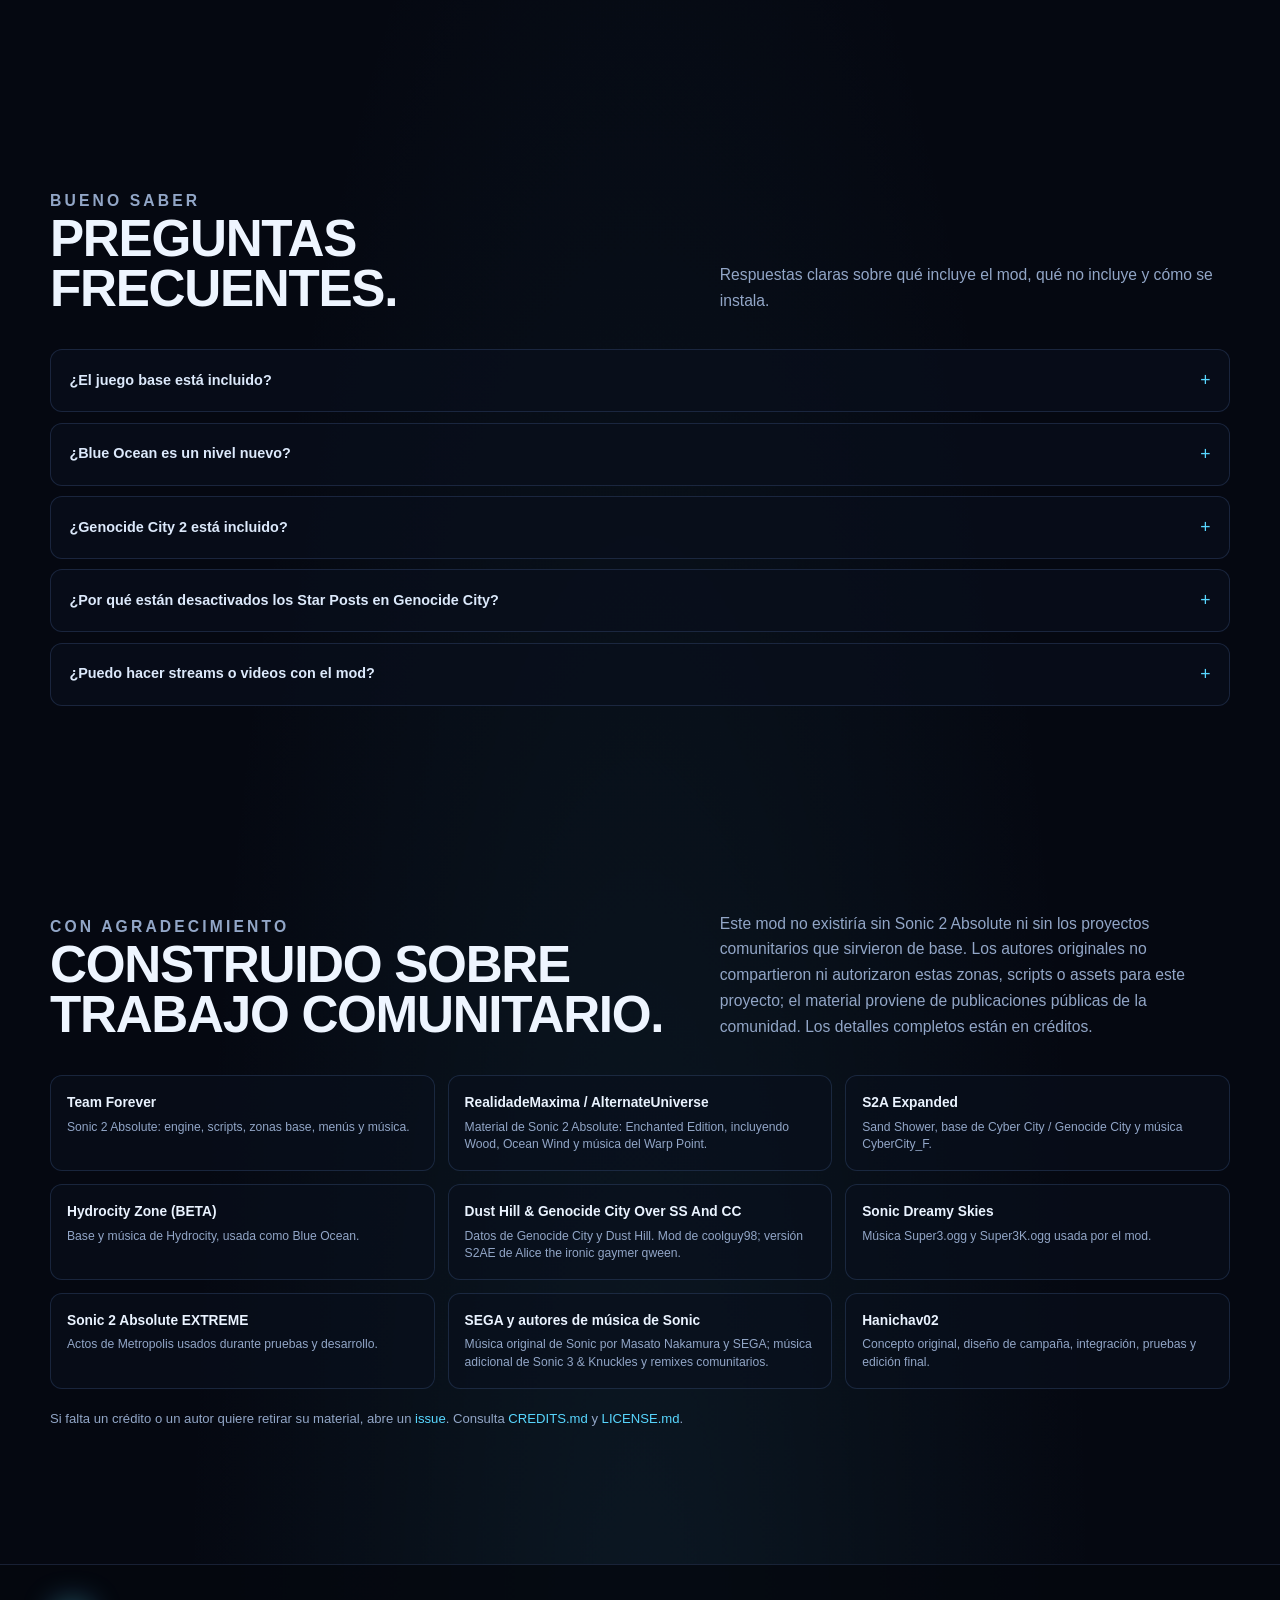
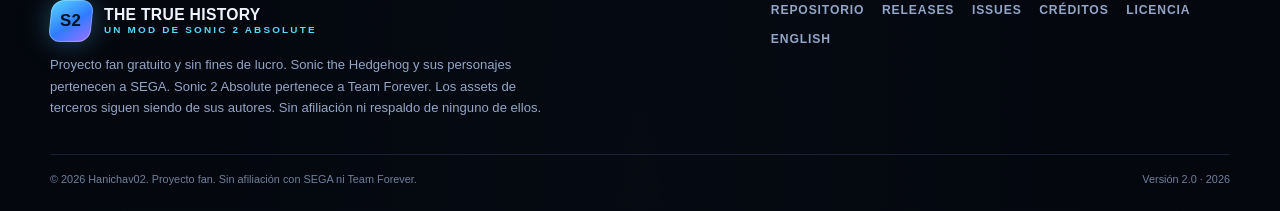
<file: docs/es.html>
<!doctype html>
<html lang="es">
<head>
  <meta charset="utf-8">
  <meta name="viewport" content="width=device-width, initial-scale=1">
  <title>Sonic 2: The True History — Un mod fan de Sonic 2 Absolute</title>
  <meta name="description" content="Sonic 2: The True History es un mod fan gratuito de campaña y viaje en el tiempo para Sonic 2 Absolute. Zonas descartadas, eras reordenadas, Warp Point y Hidden Palace.">
  <meta name="theme-color" content="#050811">
  <meta property="og:type" content="website">
  <meta property="og:title" content="Sonic 2: The True History">
  <meta property="og:description" content="El Sonic 2 que pudo haber sido. Zonas descartadas, eras reordenadas y un viaje a través del tiempo.">
  <meta property="og:url" content="https://ehanielchavez-netizen.github.io/Sonic2-The-True-History/es.html">
  <meta property="og:image" content="https://ehanielchavez-netizen.github.io/Sonic2-The-True-History/assets/genocide-city.png">
  <meta name="twitter:card" content="summary_large_image">
  <link rel="icon" href="assets/favicon.svg" type="image/svg+xml">
  <link rel="alternate" hreflang="en" href="index.html">
  <link rel="alternate" hreflang="es" href="es.html">
  <link rel="stylesheet" href="styles.css">
</head>
<body>
  <a class="skip-link" href="#main">Saltar al contenido</a>

  <header class="site-header">
    <div class="shell nav">
      <a class="brand" href="es.html" aria-label="Sonic 2: The True History — inicio">
        <span class="brand-mark"><span>S2</span></span>
        <span class="brand-copy">
          <strong>The True History</strong>
          <small>Un mod de Sonic 2 Absolute</small>
        </span>
      </a>

      <nav aria-label="Navegación principal">
        <ul class="nav-links" id="navLinks">
          <li><a href="#campaign">Campaña</a></li>
          <li><a href="#features">Características</a></li>
          <li><a href="#release">Novedades</a></li>
          <li><a href="#install">Instalación</a></li>
          <li><a href="#credits">Créditos</a></li>
        </ul>
      </nav>

      <div class="nav-actions">
        <a class="lang-link" href="index.html" lang="en" hreflang="en">EN</a>
        <a class="btn btn-primary" href="https://github.com/ehanielchavez-netizen/Sonic2-The-True-History/releases/latest">Descargar v2.0</a>
        <button class="nav-toggle" id="navToggle" type="button" aria-label="Abrir menú" aria-expanded="false" aria-controls="navLinks">☰</button>
      </div>
    </div>
  </header>

  <main id="main">
    <section class="hero" aria-labelledby="hero-title">
      <div class="shell">
        <div class="hero-grid">
          <div>
            <p class="kicker">Un mod de campaña fan gratuito</p>
            <h1 id="hero-title">
              Sonic 2
              <span class="line-2">The True History</span>
            </h1>
            <p class="hero-lede">
              <strong>El Sonic 2 que pudo haber sido.</strong> Zonas descartadas, eras reordenadas
              y un viaje a través del tiempo, reconstruido para Sonic 2 Absolute.
            </p>
            <div class="hero-cta">
              <a class="btn btn-primary" href="https://github.com/ehanielchavez-netizen/Sonic2-The-True-History/releases/latest">
                Descargar v2.0
              </a>
              <a class="btn btn-ghost" href="https://github.com/ehanielchavez-netizen/Sonic2-The-True-History">
                Ver código
              </a>
            </div>
            <p class="hero-meta">
              <span>Versión 2.0</span>
              <span>Windows · Easy Setup</span>
              <span>18 zonas · 5 eras</span>
            </p>
          </div>

          <div class="hero-art" aria-label="Captura de Genocide City">
            <div class="hero-art-inner">
              <img src="assets/genocide-city.png" width="1280" height="700" alt="Sonic avanzando por Genocide City en Sonic 2: The True History">
              <div class="art-caption">
                <div>
                  <small>Era del futuro</small>
                  <strong>Genocide City</strong>
                </div>
                <span class="art-badge">Build jugable · v2.0</span>
              </div>
            </div>
          </div>
        </div>
      </div>

      <div class="ticker" aria-hidden="true">
        <div class="ticker-track">
          <span>Emerald Hill</span><span>Ocean Wind</span><span>Jungle Woods</span><span>Sand Shower</span><span>Metropolis</span><span>Tropical Sun</span><span>Aquatic Ruin</span><span>Blue Ocean</span><span>Hill Top</span><span>Rock World</span><span>Oil Ocean</span><span>Mystic Cave</span><span>Casino Night</span><span>Chemical Plant</span><span>Genocide City</span><span>Sky Chase</span><span>Wing Fortress</span><span>Death Egg</span>
          <span>Emerald Hill</span><span>Ocean Wind</span><span>Jungle Woods</span><span>Sand Shower</span><span>Metropolis</span><span>Tropical Sun</span><span>Aquatic Ruin</span><span>Blue Ocean</span><span>Hill Top</span><span>Rock World</span><span>Oil Ocean</span><span>Mystic Cave</span><span>Casino Night</span><span>Chemical Plant</span><span>Genocide City</span><span>Sky Chase</span><span>Wing Fortress</span><span>Death Egg</span>
        </div>
      </div>
    </section>

    <section class="section section-tight" id="about">
      <div class="shell">
        <div class="stats reveal">
          <div class="stat"><b>5</b><span>Eras</span></div>
          <div class="stat"><b>18</b><span>Zonas</span></div>
          <div class="stat"><b>1</b><span>Campaña completa</span></div>
          <div class="stat"><b>100%</b><span>Hecho por fans</span></div>
        </div>

        <div class="about-grid">
          <article class="panel about-copy reveal">
            <p class="eyebrow">Acerca del mod</p>
            <h3>No es un reskin. Es otra historia.</h3>
            <p>
              <strong>Sonic 2: The True History</strong> reimagina Sonic 2 como una línea temporal
              alternativa en la que las zonas perdidas sobrevivieron. La campaña se reordena en
              cinco eras conectadas, el Level Select se reconstruye y el final sigue una ruta
              nueva por Sky Chase, Wing Fortress y el Death Egg original.
            </p>
            <p>
              También recupera zonas hechas por la comunidad como Ocean Wind, Jungle Woods, Sand
              Shower, Tropical Sun, Blue Ocean, Rock World y Genocide City, y agrega transiciones
              propias como el Warp Point y Hidden Palace.
            </p>
            <p>
              Es un proyecto fan para <strong>Sonic 2 Absolute 1.1.1 Easy Setup</strong>. El mod se
              distribuye por separado: el juego base, su ejecutable y sus archivos originales no
              están incluidos.
            </p>
          </article>

          <aside class="note-card reveal" aria-label="Notas importantes">
            <h3>Lee antes de jugar</h3>
            <ul>
              <li><strong>Blue Ocean es Hydrocity renombrado</strong>, no un nivel nuevo.</li>
              <li><strong>Genocide City 2 no está incluido</strong> en la versión 1.0.</li>
              <li><strong>El final usa el Death Egg original.</strong> No hay Death Egg extra, Gauntlet ni arena con todos los jefes.</li>
              <li><strong>Los Star Posts de Genocide City están desactivados</strong> por un bug de checkpoints.</li>
              <li>Algunas zonas importadas pueden verse o sonar distinto a sus versiones originales.</li>
            </ul>
          </aside>
        </div>
      </div>
    </section>

    <section class="section" id="features">
      <div class="shell">
        <div class="section-head reveal">
          <div>
            <p class="eyebrow">Qué lo hace diferente</p>
            <h2>Un Sonic 2 perdido, reconstruido.</h2>
          </div>
          <p>
            Una estructura de campaña alternativa, zonas de la comunidad, transiciones propias y
            una banda sonora que mezcla música clásica de Sonic con remixes y pistas de proyectos
            fan.
          </p>
        </div>

        <div class="feature-grid">
          <article class="feature reveal">
            <div class="feature-icon" aria-hidden="true">◇</div>
            <h3>Cinco eras, una línea temporal</h3>
            <p>Presente, Pasado, Presente arruinado, Futuro y Última batalla se conectan en una sola historia.</p>
          </article>
          <article class="feature reveal">
            <div class="feature-icon" aria-hidden="true">↻</div>
            <h3>Una campaña reconstruida</h3>
            <p>El Level Select, el orden de las eras y la progresión se reorganizaron desde cero.</p>
          </article>
          <article class="feature reveal">
            <div class="feature-icon" aria-hidden="true">✦</div>
            <h3>Zonas perdidas recuperadas</h3>
            <p>Vuelven Ocean Wind, Jungle Woods, Sand Shower, Tropical Sun, Blue Ocean, Rock World y Genocide City.</p>
          </article>
          <article class="feature reveal">
            <div class="feature-icon" aria-hidden="true">◈</div>
            <h3>Warp Point y Hidden Palace</h3>
            <p>El primer Warp Point conserva su secuencia animada; el segundo lleva a Hidden Palace.</p>
          </article>
          <article class="feature reveal">
            <div class="feature-icon" aria-hidden="true">⌁</div>
            <h3>Una ruta final nueva</h3>
            <p>Sky Chase, Wing Fortress y el Death Egg original cierran la campaña sin arenas extra de jefes.</p>
          </article>
          <article class="feature reveal">
            <div class="feature-icon" aria-hidden="true">♪</div>
            <h3>Banda sonora comunitaria</h3>
            <p>Música original de Sonic, remixes y pistas de proyectos comunitarios, con créditos completos.</p>
          </article>
        </div>
      </div>
    </section>

    <section class="section" id="campaign">
      <div class="shell">
        <div class="section-head reveal">
          <div>
            <p class="eyebrow">La campaña</p>
            <h2>Viaja por cinco eras.</h2>
          </div>
          <p>
            Dieciocho zonas en cinco eras, más las transiciones de Warp Point y Hidden Palace.
            Cada era conecta con la siguiente en una aventura continua.
          </p>
        </div>

        <div class="era-grid">
          <article class="era reveal" data-era="present">
            <img class="era-banner" src="assets/zones/ocean-wind.png" width="280" height="42" alt="" loading="lazy">
            <div class="era-head"><span>01 · Era</span><h3>Presente</h3></div>
            <ul>
              <li>Emerald Hill</li>
              <li>Ocean Wind</li>
              <li>Jungle Woods</li>
              <li>Sand Shower</li>
              <li>Metropolis</li>
            </ul>
          </article>

          <article class="era reveal" data-era="past">
            <img class="era-banner" src="assets/zones/tropical-sun.png" width="280" height="42" alt="" loading="lazy">
            <div class="era-head"><span>02 · Era</span><h3>Pasado</h3></div>
            <ul>
              <li>Tropical Sun</li>
              <li>Aquatic Ruin</li>
              <li>Blue Ocean <em>(Hydrocity)</em></li>
              <li>Hill Top</li>
            </ul>
          </article>

          <article class="era reveal" data-era="ruined">
            <img class="era-banner" src="assets/zones/rock-world.png" width="280" height="42" alt="" loading="lazy">
            <div class="era-head"><span>03 · Era</span><h3>Presente arruinado</h3></div>
            <ul>
              <li>Rock World</li>
              <li>Oil Ocean</li>
              <li>Mystic Cave</li>
            </ul>
          </article>

          <article class="era reveal" data-era="future">
            <img class="era-banner" src="assets/zones/genocide-city.png" width="280" height="42" alt="" loading="lazy">
            <div class="era-head"><span>04 · Era</span><h3>Futuro</h3></div>
            <ul>
              <li>Casino Night</li>
              <li>Chemical Plant</li>
              <li>Genocide City</li>
            </ul>
          </article>

          <article class="era reveal" data-era="last">
            <img class="era-banner" src="assets/zones/blue-ocean.png" width="280" height="42" alt="" loading="lazy">
            <div class="era-head"><span>05 · Final</span><h3>Última batalla</h3></div>
            <ul>
              <li>Sky Chase</li>
              <li>Wing Fortress</li>
              <li>Death Egg</li>
            </ul>
          </article>
        </div>
      </div>
    </section>

    <section class="section" id="release">
      <div class="shell">
        <div class="section-head reveal">
          <div>
            <p class="eyebrow">Versión 2.0</p>
            <h2>Novedades de esta versión.</h2>
          </div>
          <p>
            La actualización 2.0 restaura los enemigos de Emerald Hill y corrige la música de Ocean Wind, manteniendo la ruta de la 1.5, la transición al Acto 2 de Genocide City y todos los arreglos anteriores.</p>
        </div>

        <div class="release-grid">
          <article class="release-card reveal">
            <span class="version">Lanzamiento público · v2.0</span>
            <h3>La verdadera historia comienza.</h3>
            <p>
              Descarga la campaña completa, actívala desde el menú de Mods y empieza una nueva
              aventura. El ZIP contiene solo la carpeta del mod.
            </p>
            <a class="btn btn-primary" href="https://github.com/ehanielchavez-netizen/Sonic2-The-True-History/releases/latest">
              Descargar para Windows
            </a>
          </article>

          <ul class="release-list reveal">
            <li><strong>Emerald Hill conserva sus enemigos en todos los actos</strong>, incluido el epílogo y el regreso desde Hidden Palace.</li>
            <li><strong>Música de Ocean Wind corregida:</strong> el tema de Enchanted Edition es un OGG limpio y arranca al cargar la zona.</li>
            <li>Corregida la ruta: WP1 cierra el Presente, Pasado → Arruinado es directo, WP2 cierra el Presente arruinado y Futuro → Última batalla es directo.</li>
            <li>Hidden Palace ahora es la zona secreta de la 7.ª Esmeralda; al salir vuelves a la zona siguiente.</li>
            <li>Restauradas las torretas de Genocide City y el resto de enemigos en los actos 1 y 2.</li>
            <li>Genocide City Acto 1 ahora lleva al Acto 2 antes de Last Battle.</li>
            <li>Se mantienen los arreglos de la 1.0: layout de Genocide City, arreglo de capas del Acto 1, resortes rojos, poste de meta del Acto 2 y sprites de Killerbug.</li>
            <li>Video del Warp Point 1, acceso a Hidden Palace y música limpia de Cyber City conservados.</li>
            <li>Archivos base <code>GameConfig.bin</code> y <code>MenuControl.txt</code> intactos.</li>
          </ul>
        </div>
      </div>
    </section>

    <section class="section" id="install">
      <div class="shell">
        <div class="section-head reveal">
          <div>
            <p class="eyebrow">Instalación</p>
            <h2>Cuatro pasos para jugar.</h2>
          </div>
          <p>
            El mod es una capa para Sonic 2 Absolute 1.1.1 Easy Setup. No incluye el juego base y
            no debe reemplazar sus archivos principales.
          </p>
        </div>

        <div class="install-wrap">
          <ol class="steps">
            <li class="reveal">
              <div>
                <h3>Consigue Sonic 2 Absolute</h3>
                <p>Instala primero una copia limpia de <strong>Sonic 2 Absolute 1.1.1 Easy Setup</strong>.</p>
              </div>
            </li>
            <li class="reveal">
              <div>
                <h3>Descarga la v2.0</h3>
                <p>Baja el ZIP de la última release desde la página de GitHub Releases.</p>
              </div>
            </li>
            <li class="reveal">
              <div>
                <h3>Extrae la carpeta del mod</h3>
                <p>Coloca <code>S2TheRealHistory_2.0</code> dentro de <code>Sonic2Absolute_1.1.1_EasySetup\Mods\</code>.</p>
              </div>
            </li>
            <li class="reveal">
              <div>
                <h3>Actívalo en el juego</h3>
                <p>Abre el juego, entra a Mods, activa <strong>Sonic 2: The True History</strong> y reinicia si hace falta.</p>
              </div>
            </li>
          </ol>

          <div class="side-stack">
            <aside class="warning reveal">
              <h3>No sobrescribas los archivos base</h3>
              <p>
                Mantén <code>Data\Game\GameConfig.bin</code> y
                <code>Scripts\LevelSelect\MenuControl.txt</code> tal como están. El mod está
                pensado para funcionar como una capa.
              </p>
            </aside>

            <div class="code-block reveal"><strong>Carpeta destino</strong>
Sonic2Absolute_1.1.1_EasySetup\
└─ Mods\
   └─ S2TheRealHistory_2.0\</div>

            <aside class="warning reveal">
              <h3>Haz copia de tus partidas</h3>
              <p>Es un mod fan. La compatibilidad de guardado entre versiones no está garantizada, así que guarda una copia antes de actualizar.</p>
            </aside>
          </div>
        </div>
      </div>
    </section>

    <section class="section" id="screens">
      <div class="shell">
        <div class="section-head reveal">
          <div>
            <p class="eyebrow">Capturas</p>
            <h2>Genocide City, jugable.</h2>
          </div>
          <p>
            La era del Futuro incluye Genocide City, una de las zonas perdidas recuperadas para
            esta campaña. La primera build pública incluye los arreglos de layout, sprites y
            música necesarios para que la etapa sea estable.
          </p>
        </div>

        <figure class="gallery reveal">
          <img src="assets/genocide-city.png" width="1280" height="700" alt="Sonic avanzando por el escenario mecánico verde y púrpura de Genocide City" loading="lazy">
          <figcaption>
            <strong>Genocide City · Era del Futuro</strong>
            <span>Captura del juego en Sonic 2: The True History v2.0</span>
          </figcaption>
        </figure>
      </div>
    </section>

    <section class="section" id="faq">
      <div class="shell">
        <div class="section-head reveal">
          <div>
            <p class="eyebrow">Bueno saber</p>
            <h2>Preguntas frecuentes.</h2>
          </div>
          <p>Respuestas claras sobre qué incluye el mod, qué no incluye y cómo se instala.</p>
        </div>

        <div class="faq">
          <details class="reveal">
            <summary>¿El juego base está incluido?</summary>
            <p>No. El repositorio y el ZIP de la release contienen solo el mod. Necesitas tu propia copia de Sonic 2 Absolute 1.1.1 Easy Setup.</p>
          </details>
          <details class="reveal">
            <summary>¿Blue Ocean es un nivel nuevo?</summary>
            <p>No. Blue Ocean es Hydrocity con otro nombre y presentación. La geometría del nivel sigue siendo Hydrocity.</p>
          </details>
          <details class="reveal">
            <summary>¿Genocide City 2 está incluido?</summary>
            <p>No. La versión 1.0 incluye los actos 1 y 2 de Genocide City, pero no una etapa separada de Genocide City 2.</p>
          </details>
          <details class="reveal">
            <summary>¿Por qué están desactivados los Star Posts en Genocide City?</summary>
            <p>El sistema de checkpoints tenía un bug en esta etapa, así que los Star Posts se retiraron en la 1.0. El Acto 2 recibió un poste de meta para poder terminarlo.</p>
          </details>
          <details class="reveal">
            <summary>¿Puedo hacer streams o videos con el mod?</summary>
            <p>Sí. Los streams, videos y reviews gratuitos son bienvenidos. Acredita el mod y enlaza al repositorio cuando sea posible.</p>
          </details>
        </div>
      </div>
    </section>

    <section class="section" id="credits">
      <div class="shell">
        <div class="section-head reveal">
          <div>
            <p class="eyebrow">Con agradecimiento</p>
            <h2>Construido sobre trabajo comunitario.</h2>
          </div>
          <p>
            Este mod no existiría sin Sonic 2 Absolute ni sin los proyectos comunitarios
            que sirvieron de base. Los autores originales no compartieron ni autorizaron
            estas zonas, scripts o assets para este proyecto; el material proviene de
            publicaciones públicas de la comunidad. Los detalles completos están en
            créditos.
          </p>
        </div>

        <div class="credit-grid">
          <div class="credit reveal"><strong>Team Forever</strong><span>Sonic 2 Absolute: engine, scripts, zonas base, menús y música.</span></div>
          <div class="credit reveal"><strong>RealidadeMaxima / AlternateUniverse</strong><span>Material de Sonic 2 Absolute: Enchanted Edition, incluyendo Wood, Ocean Wind y música del Warp Point.</span></div>
          <div class="credit reveal"><strong>S2A Expanded</strong><span>Sand Shower, base de Cyber City / Genocide City y música CyberCity_F.</span></div>
          <div class="credit reveal"><strong>Hydrocity Zone (BETA)</strong><span>Base y música de Hydrocity, usada como Blue Ocean.</span></div>
          <div class="credit reveal"><strong>Dust Hill &amp; Genocide City Over SS And CC</strong><span>Datos de Genocide City y Dust Hill. Mod de coolguy98; versión S2AE de Alice the ironic gaymer qween.</span></div>
          <div class="credit reveal"><strong>Sonic Dreamy Skies</strong><span>Música Super3.ogg y Super3K.ogg usada por el mod.</span></div>
          <div class="credit reveal"><strong>Sonic 2 Absolute EXTREME</strong><span>Actos de Metropolis usados durante pruebas y desarrollo.</span></div>
          <div class="credit reveal"><strong>SEGA y autores de música de Sonic</strong><span>Música original de Sonic por Masato Nakamura y SEGA; música adicional de Sonic 3 &amp; Knuckles y remixes comunitarios.</span></div>
          <div class="credit reveal"><strong>Hanichav02</strong><span>Concepto original, diseño de campaña, integración, pruebas y edición final.</span></div>
        </div>

        <p class="reveal" style="margin:1.2rem 0 0;color:var(--muted);font-size:.82rem;">
          Si falta un crédito o un autor quiere retirar su material, abre un
          <a href="https://github.com/ehanielchavez-netizen/Sonic2-The-True-History/issues">issue</a>.
          Consulta <a href="https://github.com/ehanielchavez-netizen/Sonic2-The-True-History/blob/main/CREDITS.md">CREDITS.md</a>
          y <a href="https://github.com/ehanielchavez-netizen/Sonic2-The-True-History/blob/main/LICENSE.md">LICENSE.md</a>.
        </p>
      </div>
    </section>
  </main>

  <footer class="site-footer">
    <div class="shell">
      <div class="footer-main">
        <div class="footer-brand">
          <a class="brand" href="es.html">
            <span class="brand-mark"><span>S2</span></span>
            <span class="brand-copy"><strong>The True History</strong><small>Un mod de Sonic 2 Absolute</small></span>
          </a>
          <p>
            Proyecto fan gratuito y sin fines de lucro. Sonic the Hedgehog y sus personajes
            pertenecen a SEGA. Sonic 2 Absolute pertenece a Team Forever. Los assets de terceros
            siguen siendo de sus autores. Sin afiliación ni respaldo de ninguno de ellos.
          </p>
        </div>
        <nav class="footer-links" aria-label="Pie de página">
          <a href="https://github.com/ehanielchavez-netizen/Sonic2-The-True-History">Repositorio</a>
          <a href="https://github.com/ehanielchavez-netizen/Sonic2-The-True-History/releases">Releases</a>
          <a href="https://github.com/ehanielchavez-netizen/Sonic2-The-True-History/issues">Issues</a>
          <a href="https://github.com/ehanielchavez-netizen/Sonic2-The-True-History/blob/main/CREDITS.md">Créditos</a>
          <a href="https://github.com/ehanielchavez-netizen/Sonic2-The-True-History/blob/main/LICENSE.md">Licencia</a>
          <a href="index.html" lang="en">English</a>
        </nav>
      </div>
      <div class="footer-bottom">
        <span>© 2026 Hanichav02. Proyecto fan. Sin afiliación con SEGA ni Team Forever.</span>
        <span>Versión 2.0 · 2026</span>
      </div>
    </div>
  </footer>

  <script src="script.js" defer></script>
</body>
</html>
</file>
<file: docs/styles.css>
/* Sonic 2: The True History — official landing page */
:root {
  --bg: #050811;
  --bg-2: #080e1c;
  --panel: rgba(13, 21, 38, 0.78);
  --panel-solid: #0d1526;
  --line: rgba(125, 168, 255, 0.16);
  --line-strong: rgba(125, 168, 255, 0.3);
  --ink: #eef5ff;
  --muted: #92a6c7;
  --cyan: #58d7ff;
  --blue: #2f7bff;
  --violet: #9d72ff;
  --pink: #ff5fa8;
  --gold: #ffd166;
  --green: #64e6a7;
  --radius: 18px;
  --max: 1180px;
  --font-display: "Arial Black", "Segoe UI Black", Impact, Haettenschweiler, sans-serif;
  --font-body: "Segoe UI", "Trebuchet MS", Arial, sans-serif;
}

* { box-sizing: border-box; }

html {
  scroll-behavior: smooth;
  scroll-padding-top: 92px;
}

body {
  margin: 0;
  color: var(--ink);
  font-family: var(--font-body);
  line-height: 1.65;
  background:
    radial-gradient(ellipse 80% 55% at 15% -10%, rgba(47, 123, 255, 0.25), transparent 60%),
    radial-gradient(ellipse 55% 45% at 90% 5%, rgba(157, 114, 255, 0.22), transparent 60%),
    radial-gradient(ellipse 60% 45% at 50% 100%, rgba(88, 215, 255, 0.08), transparent 60%),
    var(--bg);
  overflow-x: hidden;
}

body::before {
  content: "";
  position: fixed;
  inset: 0;
  pointer-events: none;
  z-index: -1;
  background-image:
    linear-gradient(rgba(125, 168, 255, 0.045) 1px, transparent 1px),
    linear-gradient(90deg, rgba(125, 168, 255, 0.045) 1px, transparent 1px);
  background-size: 54px 54px;
  mask-image: linear-gradient(to bottom, rgba(0,0,0,0.7), transparent 78%);
}

img { max-width: 100%; display: block; }

a { color: var(--cyan); text-decoration: none; }
a:hover { color: #b7f0ff; }

::selection { background: rgba(88, 215, 255, 0.35); color: white; }

.skip-link {
  position: absolute;
  left: -999px;
  top: 12px;
  z-index: 100;
  padding: .7rem 1rem;
  border-radius: 8px;
  background: var(--cyan);
  color: #00131c;
  font-weight: 800;
}
.skip-link:focus { left: 12px; }

.shell {
  width: min(var(--max), calc(100% - 40px));
  margin-inline: auto;
}

/* ---------- Header ---------- */
.site-header {
  position: sticky;
  top: 0;
  z-index: 50;
  border-bottom: 1px solid var(--line);
  background: rgba(5, 8, 17, 0.72);
  backdrop-filter: blur(18px) saturate(1.3);
}

.nav {
  display: flex;
  align-items: center;
  justify-content: space-between;
  gap: 1.25rem;
  min-height: 76px;
}

.brand {
  display: inline-flex;
  align-items: center;
  gap: .75rem;
  color: var(--ink);
  font-family: var(--font-display);
  letter-spacing: .02em;
  text-transform: uppercase;
  line-height: 1;
}
.brand:hover { color: white; }

.brand-mark {
  width: 42px;
  height: 42px;
  display: grid;
  place-items: center;
  border-radius: 12px;
  background: linear-gradient(145deg, var(--cyan), var(--blue) 55%, var(--violet));
  box-shadow: 0 0 28px rgba(88, 215, 255, 0.35), inset 0 0 0 1px rgba(255,255,255,.25);
  color: #001220;
  font-size: 1.05rem;
  font-weight: 900;
  transform: skew(-6deg);
}
.brand-mark span { transform: skew(6deg); }

.brand-copy { display: grid; gap: .1rem; }
.brand-copy strong { font-size: .98rem; white-space: nowrap; }
.brand-copy small {
  font-family: var(--font-body);
  font-size: .62rem;
  letter-spacing: .22em;
  color: var(--cyan);
  font-weight: 700;
  white-space: nowrap;
}

.nav-links {
  display: flex;
  align-items: center;
  gap: .35rem;
  list-style: none;
  margin: 0;
  padding: 0;
}
.nav-links a {
  display: inline-block;
  padding: .55rem .7rem;
  border-radius: 9px;
  color: var(--muted);
  font-size: .82rem;
  font-weight: 700;
  letter-spacing: .06em;
  text-transform: uppercase;
}
.nav-links a:hover { color: var(--ink); background: rgba(125, 168, 255, 0.08); }

.nav-actions { display: flex; align-items: center; gap: .55rem; }

.lang-link {
  padding: .5rem .55rem;
  border: 1px solid var(--line-strong);
  border-radius: 9px;
  color: var(--muted);
  font-size: .72rem;
  font-weight: 800;
  letter-spacing: .12em;
}
.lang-link:hover { border-color: var(--cyan); color: white; }

.btn {
  display: inline-flex;
  align-items: center;
  justify-content: center;
  gap: .55rem;
  min-height: 44px;
  padding: .72rem 1.05rem;
  border: 1px solid transparent;
  border-radius: 10px;
  font-size: .82rem;
  font-weight: 800;
  letter-spacing: .045em;
  text-transform: uppercase;
  color: var(--ink);
  cursor: pointer;
  transition: transform .18s ease, box-shadow .18s ease, background .18s ease, border-color .18s ease;
}
.btn:hover { transform: translateY(-2px); color: white; }
.btn-primary {
  color: #001220;
  background: linear-gradient(135deg, var(--cyan), #6ea8ff 55%, var(--violet));
  box-shadow: 0 10px 28px rgba(47, 123, 255, 0.25);
}
.btn-primary:hover { box-shadow: 0 16px 38px rgba(88, 215, 255, 0.3); color: #001220; }
.btn-ghost {
  border-color: var(--line-strong);
  background: rgba(13, 21, 38, 0.6);
}
.btn-ghost:hover { border-color: var(--cyan); }

.nav-toggle {
  display: none;
  width: 44px;
  height: 44px;
  border: 1px solid var(--line-strong);
  border-radius: 10px;
  background: rgba(13, 21, 38, 0.7);
  color: var(--ink);
  font-size: 1.2rem;
  cursor: pointer;
}

/* ---------- Hero ---------- */
.hero {
  position: relative;
  padding: clamp(3.5rem, 8vw, 7rem) 0 3rem;
  isolation: isolate;
}
.hero::after {
  content: "";
  position: absolute;
  z-index: -1;
  width: 44rem;
  height: 44rem;
  right: -18rem;
  top: -10rem;
  border-radius: 50%;
  background: radial-gradient(circle, rgba(157, 114, 255, 0.14), transparent 66%);
  filter: blur(10px);
}

.hero-grid {
  display: grid;
  grid-template-columns: minmax(0, 1.05fr) minmax(0, 0.95fr);
  gap: clamp(2rem, 5vw, 4.5rem);
  align-items: center;
}

.kicker {
  display: inline-flex;
  align-items: center;
  gap: .6rem;
  margin: 0 0 1.15rem;
  color: var(--cyan);
  font-size: .72rem;
  font-weight: 800;
  letter-spacing: .22em;
  text-transform: uppercase;
}
.kicker::before {
  content: "";
  width: 26px;
  height: 2px;
  background: linear-gradient(90deg, var(--cyan), transparent);
  box-shadow: 0 0 14px var(--cyan);
}

.hero h1 {
  margin: 0;
  font-family: var(--font-display);
  font-size: clamp(3.3rem, 7.4vw, 6.7rem);
  line-height: .86;
  letter-spacing: -0.035em;
  text-transform: uppercase;
  text-wrap: balance;
  color: #f7fbff;
  text-shadow: 0 6px 0 rgba(4, 10, 24, 0.7), 0 0 38px rgba(88, 215, 255, 0.16);
}
.hero h1 .line-2 {
  display: block;
  margin-top: .16em;
  font-size: .55em;
  letter-spacing: .015em;
  line-height: .95;
  background: linear-gradient(100deg, #7ee7ff 5%, #7fa9ff 48%, #c49bff 94%);
  -webkit-background-clip: text;
  background-clip: text;
  color: transparent;
  text-shadow: none;
}

.hero-lede {
  max-width: 35rem;
  margin: 1.5rem 0 0;
  color: #b9c8df;
  font-size: clamp(1rem, 1.4vw, 1.13rem);
}
.hero-lede strong { color: white; }

.hero-cta {
  display: flex;
  flex-wrap: wrap;
  gap: .7rem;
  margin-top: 1.8rem;
}

.hero-meta {
  display: flex;
  flex-wrap: wrap;
  align-items: center;
  gap: .55rem .9rem;
  margin-top: 1.2rem;
  color: var(--muted);
  font-size: .75rem;
  letter-spacing: .04em;
  text-transform: uppercase;
  font-weight: 700;
}
.hero-meta span { display: inline-flex; align-items: center; gap: .45rem; }
.hero-meta span + span::before {
  content: "";
  width: 4px;
  height: 4px;
  border-radius: 50%;
  background: var(--line-strong);
  margin-right: .45rem;
}

.hero-art {
  position: relative;
  padding: .55rem;
  border-radius: 22px;
  background: linear-gradient(145deg, rgba(88, 215, 255, .5), rgba(157, 114, 255, .15) 40%, rgba(255, 95, 168, .25));
  box-shadow: 0 35px 90px rgba(0, 0, 0, .5), 0 0 60px rgba(47, 123, 255, .12);
  transform: perspective(1000px) rotateY(-3deg) rotateX(1.5deg);
}
.hero-art::before {
  content: "";
  position: absolute;
  inset: 1.35rem -1rem -1rem 1.35rem;
  border-radius: 22px;
  border: 1px solid rgba(125, 168, 255, .18);
  z-index: -1;
}
.hero-art-inner {
  position: relative;
  overflow: hidden;
  border-radius: 16px;
  background: var(--panel-solid);
  border: 1px solid rgba(0, 0, 0, .5);
}
.hero-art img {
  width: 100%;
  height: auto;
  aspect-ratio: 1280 / 700;
  object-fit: cover;
  filter: saturate(1.08) contrast(1.03);
}
.hero-art-inner::after {
  content: "";
  position: absolute;
  inset: 0;
  background: linear-gradient(180deg, transparent 52%, rgba(3, 7, 16, .9));
  pointer-events: none;
}
.art-caption {
  position: absolute;
  z-index: 2;
  left: 1rem;
  right: 1rem;
  bottom: .85rem;
  display: flex;
  align-items: end;
  justify-content: space-between;
  gap: 1rem;
}
.art-caption strong {
  display: block;
  font-family: var(--font-display);
  font-size: 1.1rem;
  letter-spacing: .05em;
  text-transform: uppercase;
}
.art-caption small {
  color: var(--gold);
  font-size: .64rem;
  font-weight: 800;
  letter-spacing: .15em;
  text-transform: uppercase;
}
.art-badge {
  flex: none;
  padding: .4rem .55rem;
  border: 1px solid rgba(88, 215, 255, .45);
  border-radius: 7px;
  background: rgba(5, 9, 19, .75);
  color: var(--cyan);
  font-size: .6rem;
  font-weight: 800;
  letter-spacing: .13em;
  text-transform: uppercase;
  backdrop-filter: blur(8px);
}

/* ---------- Ticker ---------- */
.ticker {
  position: relative;
  margin-top: clamp(2rem, 5vw, 4rem);
  border-block: 1px solid var(--line);
  background: rgba(8, 14, 28, .55);
  overflow: hidden;
  mask-image: linear-gradient(90deg, transparent, #000 8%, #000 92%, transparent);
}
.ticker-track {
  display: flex;
  width: max-content;
  gap: 2.2rem;
  padding: .85rem 0;
  color: #a6b9d7;
  font-size: .7rem;
  font-weight: 800;
  letter-spacing: .14em;
  text-transform: uppercase;
  animation: marquee 48s linear infinite;
}
.ticker-track span { display: inline-flex; align-items: center; gap: 2.2rem; white-space: nowrap; }
.ticker-track span::after { content: "◆"; color: var(--cyan); opacity: .6; font-size: .55rem; }
@keyframes marquee { to { transform: translateX(-50%); } }

/* ---------- Sections ---------- */
.section { padding: clamp(4rem, 8vw, 6.5rem) 0; }
.section-tight { padding-top: 2.5rem; }

.section-head {
  display: grid;
  grid-template-columns: minmax(0, 1fr) minmax(0, .8fr);
  gap: 2rem;
  align-items: end;
  margin-bottom: 2.2rem;
}
.section-head h2 {
  margin: 0;
  font-family: var(--font-display);
  font-size: clamp(2rem, 4.2vw, 3.2rem);
  line-height: .98;
  letter-spacing: -.025em;
  text-transform: uppercase;
  text-wrap: balance;
}
.section-head p { margin: 0; color: var(--muted); font-size: .98rem; max-width: 40rem; }

.eyebrow {
  display: block;
  margin: 0 0 .65rem;
  color: var(--cyan);
  font-size: .68rem;
  font-weight: 800;
  letter-spacing: .2em;
  text-transform: uppercase;
}

.panel {
  border: 1px solid var(--line);
  border-radius: var(--radius);
  background: linear-gradient(160deg, rgba(16, 26, 46, .82), rgba(8, 14, 27, .78));
  box-shadow: 0 24px 60px rgba(0, 0, 0, .18);
}

.stats {
  display: grid;
  grid-template-columns: repeat(4, 1fr);
  gap: 1px;
  overflow: hidden;
  border: 1px solid var(--line);
  border-radius: var(--radius);
  background: var(--line);
}
.stat {
  padding: 1.2rem 1.35rem;
  background: rgba(9, 15, 29, .9);
}
.stat b {
  display: block;
  font-family: var(--font-display);
  font-size: clamp(1.6rem, 3vw, 2.35rem);
  line-height: 1;
  color: white;
}
.stat span {
  display: block;
  margin-top: .35rem;
  color: var(--muted);
  font-size: .68rem;
  font-weight: 800;
  letter-spacing: .12em;
  text-transform: uppercase;
}

.about-grid {
  display: grid;
  grid-template-columns: minmax(0, 1.1fr) minmax(0, .9fr);
  gap: 1.2rem;
  margin-top: 1.2rem;
}
.about-copy { padding: clamp(1.4rem, 3vw, 2.2rem); }
.about-copy h3 {
  margin: 0 0 .8rem;
  font-family: var(--font-display);
  font-size: 1.5rem;
  line-height: 1.05;
  text-transform: uppercase;
}
.about-copy p { margin: 0 0 1rem; color: #b6c5dc; }
.about-copy p:last-child { margin-bottom: 0; }

.note-card {
  padding: 1.35rem;
  border: 1px solid rgba(255, 209, 102, .18);
  border-radius: var(--radius);
  background: linear-gradient(160deg, rgba(255, 209, 102, .07), rgba(13, 21, 38, .7));
}
.note-card h3 {
  margin: 0 0 .55rem;
  color: var(--gold);
  font-size: .72rem;
  letter-spacing: .16em;
  text-transform: uppercase;
}
.note-card ul { margin: 0; padding: 0; list-style: none; display: grid; gap: .6rem; }
.note-card li { display: grid; grid-template-columns: 18px 1fr; gap: .55rem; color: #c6d4e9; font-size: .9rem; }
.note-card li::before { content: "!"; display: grid; place-items: center; width: 18px; height: 18px; margin-top: .15rem; border-radius: 50%; background: rgba(255, 209, 102, .15); color: var(--gold); font-size: .65rem; font-weight: 900; }

/* ---------- Features ---------- */
.feature-grid {
  display: grid;
  grid-template-columns: repeat(3, 1fr);
  gap: 1rem;
}
.feature {
  position: relative;
  overflow: hidden;
  padding: 1.35rem;
  border: 1px solid var(--line);
  border-radius: var(--radius);
  background: linear-gradient(160deg, rgba(16, 26, 46, .72), rgba(8, 14, 27, .72));
  transition: transform .2s ease, border-color .2s ease, background .2s ease;
}
.feature::after {
  content: "";
  position: absolute;
  width: 150px;
  height: 150px;
  right: -70px;
  top: -70px;
  border-radius: 50%;
  background: radial-gradient(circle, rgba(88, 215, 255, .16), transparent 70%);
  opacity: .5;
  transition: opacity .2s ease;
}
.feature:hover { transform: translateY(-4px); border-color: var(--line-strong); }
.feature:hover::after { opacity: 1; }
.feature-icon {
  width: 42px;
  height: 42px;
  display: grid;
  place-items: center;
  margin-bottom: 1rem;
  border: 1px solid rgba(88, 215, 255, .25);
  border-radius: 12px;
  background: rgba(88, 215, 255, .07);
  color: var(--cyan);
  font-size: 1.15rem;
  font-weight: 900;
}
.feature h3 {
  margin: 0 0 .5rem;
  font-family: var(--font-display);
  font-size: 1.05rem;
  letter-spacing: .01em;
  text-transform: uppercase;
}
.feature p { margin: 0; color: var(--muted); font-size: .9rem; }

/* ---------- Campaign ---------- */
.era-grid {
  display: grid;
  grid-template-columns: repeat(5, 1fr);
  gap: .85rem;
  align-items: stretch;
}
.era {
  --accent: var(--cyan);
  position: relative;
  display: flex;
  flex-direction: column;
  overflow: hidden;
  border: 1px solid var(--line);
  border-radius: 15px;
  background: rgba(9, 15, 29, .78);
  transition: transform .2s ease, border-color .2s ease;
}
.era:hover { transform: translateY(-4px); border-color: color-mix(in srgb, var(--accent) 55%, transparent); }
.era-banner {
  width: 100%;
  height: 66px;
  object-fit: cover;
  image-rendering: pixelated;
  opacity: .78;
  border-bottom: 1px solid var(--line);
}
.era-head {
  padding: .9rem .9rem .25rem;
  border-top: 2px solid var(--accent);
}
.era-head span {
  display: block;
  color: var(--accent);
  font-size: .58rem;
  font-weight: 900;
  letter-spacing: .18em;
  text-transform: uppercase;
}
.era-head h3 {
  margin: .2rem 0 0;
  font-family: var(--font-display);
  font-size: 1.1rem;
  line-height: 1;
  text-transform: uppercase;
}
.era ul {
  margin: .5rem 0 0;
  padding: 0 .9rem 1rem;
  list-style: none;
  display: grid;
  gap: .32rem;
  color: #b9c8df;
  font-size: .76rem;
  line-height: 1.35;
}
.era li { display: flex; gap: .45rem; }
.era li::before { content: "·"; color: var(--accent); font-weight: 900; }
.era[data-era="present"] { --accent: #62e6b0; }
.era[data-era="past"] { --accent: #ffd166; }
.era[data-era="ruined"] { --accent: #ff8a66; }
.era[data-era="future"] { --accent: #58d7ff; }
.era[data-era="last"] { --accent: #d69bff; }

/* ---------- 1.0 highlights ---------- */
.release-grid {
  display: grid;
  grid-template-columns: minmax(0, .9fr) minmax(0, 1.1fr);
  gap: 1.2rem;
  align-items: start;
}
.release-card {
  padding: clamp(1.4rem, 3vw, 2.2rem);
  border: 1px solid var(--line);
  border-radius: var(--radius);
  background:
    radial-gradient(ellipse at 100% 0%, rgba(157, 114, 255, .16), transparent 55%),
    linear-gradient(160deg, rgba(16, 26, 46, .8), rgba(8, 14, 27, .82));
}
.release-card .version {
  display: inline-flex;
  align-items: center;
  gap: .5rem;
  margin-bottom: 1rem;
  padding: .35rem .6rem;
  border: 1px solid rgba(88, 215, 255, .3);
  border-radius: 999px;
  color: var(--cyan);
  font-size: .62rem;
  font-weight: 900;
  letter-spacing: .15em;
  text-transform: uppercase;
}
.release-card h3 {
  margin: 0 0 .7rem;
  font-family: var(--font-display);
  font-size: clamp(1.7rem, 3vw, 2.4rem);
  line-height: .98;
  text-transform: uppercase;
}
.release-card p { margin: 0 0 1.2rem; color: var(--muted); }
.release-list { margin: 0; padding: 0; list-style: none; display: grid; gap: .6rem; }
.release-list li {
  display: grid;
  grid-template-columns: 24px 1fr;
  gap: .65rem;
  color: #c6d4e9;
  font-size: .9rem;
}
.release-list li::before {
  content: "✓";
  display: grid;
  place-items: center;
  width: 24px;
  height: 24px;
  margin-top: .05rem;
  border-radius: 50%;
  border: 1px solid rgba(100, 230, 167, .32);
  background: rgba(100, 230, 167, .08);
  color: var(--green);
  font-size: .72rem;
  font-weight: 900;
}

/* ---------- Install ---------- */
.install-wrap {
  display: grid;
  grid-template-columns: minmax(0, 1.1fr) minmax(0, .9fr);
  gap: 1.2rem;
  align-items: start;
}
.steps {
  display: grid;
  gap: .8rem;
  margin: 0;
  padding: 0;
  list-style: none;
  counter-reset: step;
}
.steps li {
  position: relative;
  display: grid;
  grid-template-columns: 46px 1fr;
  gap: .9rem;
  align-items: start;
  padding: 1.1rem 1.2rem;
  border: 1px solid var(--line);
  border-radius: 14px;
  background: rgba(9, 15, 29, .72);
  counter-increment: step;
}
.steps li::before {
  content: counter(step, decimal-leading-zero);
  display: grid;
  place-items: center;
  width: 46px;
  height: 46px;
  border-radius: 12px;
  border: 1px solid rgba(88, 215, 255, .24);
  background: rgba(88, 215, 255, .07);
  color: var(--cyan);
  font-family: var(--font-display);
  font-size: 1rem;
}
.steps h3 { margin: 0 0 .25rem; font-size: .95rem; text-transform: uppercase; letter-spacing: .04em; }
.steps p { margin: 0; color: var(--muted); font-size: .86rem; }
.steps code, .code-block code {
  padding: .12rem .35rem;
  border: 1px solid var(--line);
  border-radius: 5px;
  background: rgba(0, 0, 0, .25);
  color: #d5e6ff;
  font-size: .82em;
  overflow-wrap: anywhere;
}

.side-stack { display: grid; gap: 1rem; }
.warning {
  padding: 1.2rem;
  border: 1px solid rgba(255, 138, 102, .24);
  border-radius: 14px;
  background: rgba(255, 138, 102, .06);
}
.warning h3 { margin: 0 0 .45rem; color: #ffb39c; font-size: .7rem; letter-spacing: .15em; text-transform: uppercase; }
.warning p { margin: 0; color: #d9c1b9; font-size: .86rem; }

.code-block {
  position: relative;
  padding: 1rem 1.1rem;
  border: 1px solid var(--line);
  border-radius: 12px;
  background: #060b16;
  color: #cfe4ff;
  font-family: Consolas, "Cascadia Code", monospace;
  font-size: .78rem;
  line-height: 1.7;
  white-space: pre-wrap;
}
.code-block strong { color: var(--cyan); font-weight: 600; }

/* ---------- Gallery ---------- */
.gallery {
  overflow: hidden;
  border: 1px solid var(--line);
  border-radius: var(--radius);
  background: #050a13;
}
.gallery img { width: 100%; height: auto; aspect-ratio: 1280 / 700; object-fit: cover; }
.gallery figcaption {
  display: flex;
  flex-wrap: wrap;
  align-items: center;
  justify-content: space-between;
  gap: .5rem 1rem;
  padding: .9rem 1.1rem;
  border-top: 1px solid var(--line);
  color: var(--muted);
  font-size: .78rem;
}
.gallery figcaption strong { color: var(--ink); text-transform: uppercase; font-size: .72rem; letter-spacing: .12em; }

/* ---------- FAQ ---------- */
.faq { display: grid; gap: .65rem; }
.faq details {
  border: 1px solid var(--line);
  border-radius: 12px;
  background: rgba(9, 15, 29, .68);
  overflow: hidden;
}
.faq summary {
  list-style: none;
  cursor: pointer;
  padding: 1rem 1.15rem;
  color: #dce9fb;
  font-weight: 700;
  font-size: .9rem;
  display: flex;
  align-items: center;
  justify-content: space-between;
  gap: 1rem;
}
.faq summary::-webkit-details-marker { display: none; }
.faq summary::after { content: "+"; color: var(--cyan); font-size: 1.1rem; font-weight: 400; }
.faq details[open] summary::after { content: "−"; }
.faq details p { margin: 0; padding: 0 1.15rem 1.1rem; color: var(--muted); font-size: .87rem; }

/* ---------- Credits ---------- */
.credit-grid {
  display: grid;
  grid-template-columns: repeat(3, 1fr);
  gap: .8rem;
}
.credit {
  padding: 1rem;
  border: 1px solid var(--line);
  border-radius: 12px;
  background: rgba(9, 15, 29, .6);
}
.credit strong { display: block; color: #eaf3ff; font-size: .86rem; }
.credit span { display: block; margin-top: .25rem; color: var(--muted); font-size: .76rem; line-height: 1.45; }

/* ---------- Footer ---------- */
.site-footer {
  margin-top: 2rem;
  border-top: 1px solid var(--line);
  background: rgba(4, 7, 14, .75);
}
.footer-main {
  display: grid;
  grid-template-columns: 1.2fr .8fr;
  gap: 2rem;
  padding: 2.2rem 0;
}
.footer-brand p { max-width: 32rem; margin: .75rem 0 0; color: var(--muted); font-size: .82rem; }
.footer-links { display: flex; flex-wrap: wrap; gap: .55rem 1.1rem; align-content: start; }
.footer-links a { color: var(--muted); font-size: .76rem; font-weight: 700; letter-spacing: .07em; text-transform: uppercase; }
.footer-links a:hover { color: var(--cyan); }
.footer-bottom {
  display: flex;
  flex-wrap: wrap;
  justify-content: space-between;
  gap: .5rem 1rem;
  padding: 1rem 0 1.4rem;
  border-top: 1px solid var(--line);
  color: #6f819e;
  font-size: .68rem;
}

/* ---------- Motion ---------- */
.reveal { opacity: 1; transform: translateY(14px); transition: transform .55s ease; }
.reveal.is-visible { transform: none; }

@media (prefers-reduced-motion: reduce) {
  html { scroll-behavior: auto; }
  .ticker-track { animation: none; }
  .reveal { opacity: 1; transform: none; transition: none; }
  .btn, .feature, .era { transition: none; }
}

/* ---------- Responsive ---------- */
@media (max-width: 1080px) {
  .nav-links { display: none; }
  .nav-toggle { display: block; }
  .nav-links.is-open {
    position: absolute;
    top: 76px;
    left: 20px;
    right: 20px;
    display: grid;
    gap: .2rem;
    padding: .7rem;
    border: 1px solid var(--line-strong);
    border-radius: 14px;
    background: rgba(6, 10, 20, .97);
    box-shadow: 0 25px 60px rgba(0,0,0,.5);
  }
  .nav-links.is-open a { padding: .8rem; }
  .nav-actions .btn { display: none; }
}

@media (max-width: 1020px) {
  .hero-grid { grid-template-columns: 1fr; }
  .hero-art { max-width: 720px; transform: none; }
  .feature-grid { grid-template-columns: repeat(2, 1fr); }
  .era-grid { grid-template-columns: repeat(3, 1fr); }
  .credit-grid { grid-template-columns: repeat(2, 1fr); }
}

@media (max-width: 820px) {
  .nav-links { display: none; }
  .nav-toggle { display: block; }
  .nav-links.is-open {
    position: absolute;
    top: 76px;
    left: 20px;
    right: 20px;
    display: grid;
    gap: .2rem;
    padding: .7rem;
    border: 1px solid var(--line-strong);
    border-radius: 14px;
    background: rgba(6, 10, 20, .97);
    box-shadow: 0 25px 60px rgba(0,0,0,.5);
  }
  .nav-links.is-open a { padding: .8rem; }
  .nav-actions .btn { display: none; }
  .section-head { grid-template-columns: 1fr; gap: .7rem; }
  .about-grid, .release-grid, .install-wrap { grid-template-columns: 1fr; }
  .stats { grid-template-columns: repeat(2, 1fr); }
  .footer-main { grid-template-columns: 1fr; gap: 1.2rem; }
}

@media (max-width: 620px) {
  .shell { width: min(var(--max), calc(100% - 28px)); }
  .brand-copy small { display: none; }
  .hero h1 { font-size: clamp(2.8rem, 14vw, 4.3rem); }
  .hero h1 .line-2 { font-size: .48em; }
  .hero-art { padding: .35rem; border-radius: 16px; }
  .hero-art-inner, .hero-art img { border-radius: 12px; }
  .art-caption { left: .7rem; right: .7rem; bottom: .55rem; }
  .art-badge { display: none; }
  .feature-grid, .era-grid, .credit-grid { grid-template-columns: 1fr; }
  .era-banner { height: 82px; }
  .stats { grid-template-columns: 1fr 1fr; }
  .stat { padding: 1rem; }
  .steps li { grid-template-columns: 38px 1fr; gap: .7rem; padding: .9rem; }
  .steps li::before { width: 38px; height: 38px; }
  .footer-bottom { flex-direction: column; }
}
</file>
